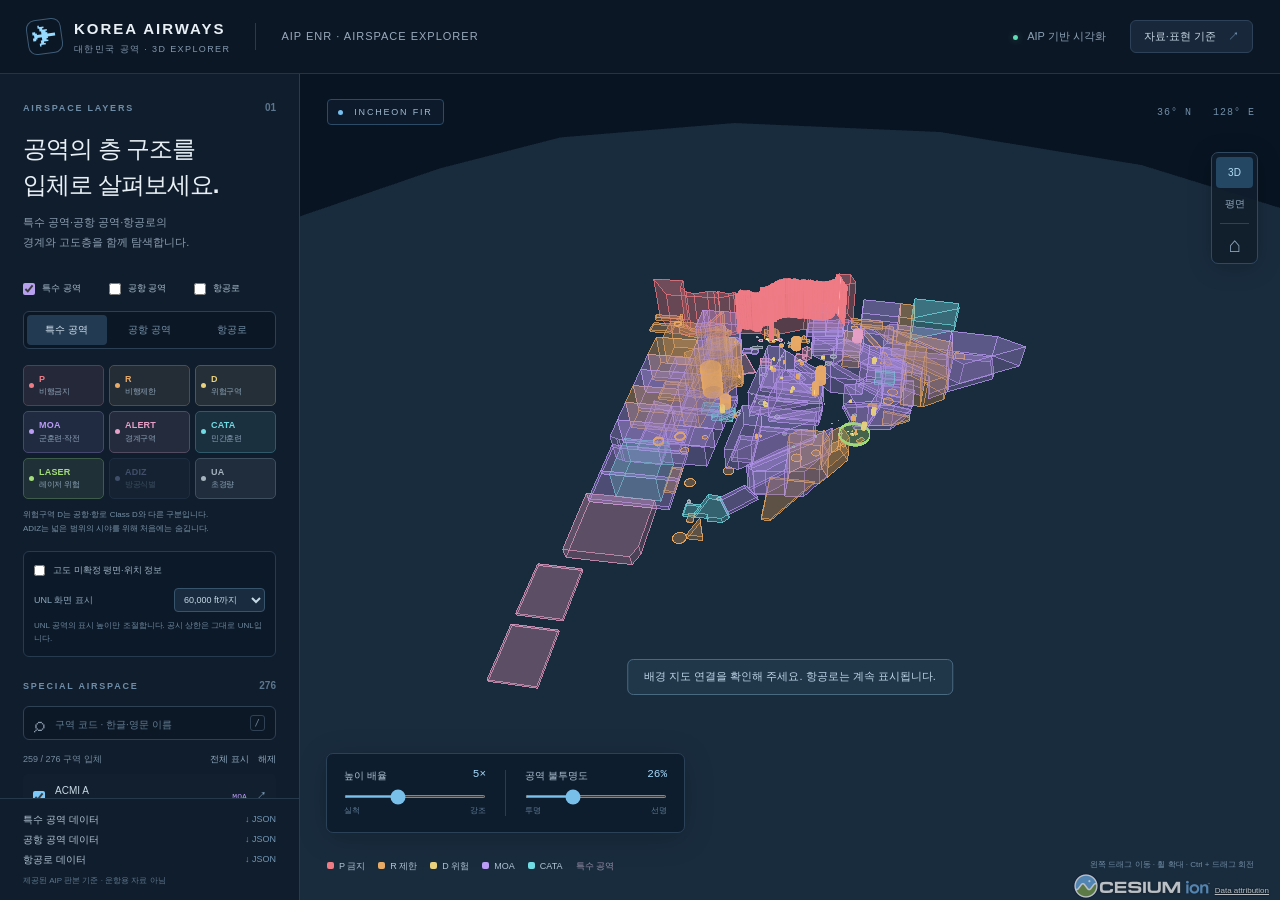
<file: index.html>
<!doctype html>
<html lang="ko">
<head>
<meta charset="utf-8"><meta name="robots" content="noindex, nofollow, noarchive"><meta name="viewport" content="width=device-width, initial-scale=1">
<meta name="theme-color" content="#09121e">
<meta name="description" content="대한민국 AIP 특수 공역·공항 Class B·C·D·항공로 Class A·D를 탐색하는 OpenStreetMap 기반 3D 지도">
<title>대한민국 공역 3D · 특수 공역과 항공로</title>
<link rel="stylesheet" href="vendor/Cesium/Widgets/widgets.css"><link rel="stylesheet" href="styles.css">
<script>window.CESIUM_BASE_URL='vendor/Cesium/';</script><script src="vendor/Cesium/Cesium.js"></script>
</head>
<body>
<header class="topbar"><button class="mobile-menu icon-btn" id="menuToggle" aria-label="공역 목록 열기">☰</button><a class="brand" href="./" aria-label="대한민국 공역 3D 홈"><span class="brand-mark">✈</span><span><strong>KOREA AIRWAYS</strong><small>대한민국 공역 · 3D EXPLORER</small></span></a><span class="header-divider"></span><span class="header-caption">AIP ENR · AIRSPACE EXPLORER</span><div class="top-right"><span class="live-label"><i></i> AIP 기반 시각화</span><button id="sourcesBtn" class="quiet-btn">자료·표현 기준 <span>↗</span></button></div></header>
<div class="workspace">
<aside id="sidebar" class="sidebar"><div class="sidebar-scroll"><div class="section-label">AIRSPACE LAYERS <span>01</span></div><h1>공역의 층 구조를<br>입체로 살펴보세요.</h1><p class="intro">특수 공역·공항 공역·항공로의<br>경계와 고도층을 함께 탐색합니다.</p>
<div class="layer-masters"><label><input id="specialMaster" type="checkbox" checked>특수 공역</label><label><input id="airportMaster" type="checkbox">공항 공역</label><label><input id="airwayMaster" type="checkbox">항공로</label></div>
<div class="layer-tabs" role="tablist" aria-label="공역 목록 선택"><button id="specialTab" class="active" role="tab" aria-selected="true" aria-controls="specialControls">특수 공역</button><button id="airportTab" role="tab" aria-selected="false" aria-controls="airportControls">공항 공역</button><button id="airwayTab" role="tab" aria-selected="false" aria-controls="airwayControls">항공로</button></div>
<section id="specialControls" role="tabpanel" aria-labelledby="specialTab">
<div class="special-category-grid"><label class="special-category" style="--category-color:#ef7b85"><input id="specialCategoryPROHIBITED" type="checkbox" checked><i></i><span><strong>P</strong><small>비행금지</small></span></label><label class="special-category" style="--category-color:#e9aa65"><input id="specialCategoryRESTRICTED" type="checkbox" checked><i></i><span><strong>R</strong><small>비행제한</small></span></label><label class="special-category" style="--category-color:#e8d07c"><input id="specialCategoryDANGER" type="checkbox" checked><i></i><span><strong>D</strong><small>위험구역</small></span></label><label class="special-category" style="--category-color:#ba9bf6"><input id="specialCategoryMOA" type="checkbox" checked><i></i><span><strong>MOA</strong><small>군훈련·작전</small></span></label><label class="special-category" style="--category-color:#e7a0c7"><input id="specialCategoryALERT" type="checkbox" checked><i></i><span><strong>ALERT</strong><small>경계구역</small></span></label><label class="special-category" style="--category-color:#71dbe3"><input id="specialCategoryCATA" type="checkbox" checked><i></i><span><strong>CATA</strong><small>민간훈련</small></span></label><label class="special-category" style="--category-color:#a4de7b"><input id="specialCategoryLASER" type="checkbox" checked><i></i><span><strong>LASER</strong><small>레이저 위험</small></span></label><label class="special-category" style="--category-color:#9caadf"><input id="specialCategoryADIZ" type="checkbox"><i></i><span><strong>ADIZ</strong><small>방공식별</small></span></label><label class="special-category" style="--category-color:#a6b3bf"><input id="specialCategoryUA" type="checkbox" checked><i></i><span><strong>UA</strong><small>초경량</small></span></label></div><p class="micro special-filter-note">위험구역 D는 공항·항로 Class D와 다른 구분입니다.<br>ADIZ는 넓은 범위의 시야를 위해 처음에는 숨깁니다.</p>
<div class="special-display-options"><label class="plan-toggle"><input id="specialPlan" type="checkbox"><span>고도 미확정 평면·위치 정보</span></label><div class="unlimited-control"><label for="unlimitedCap">UNL 화면 표시</label><select id="unlimitedCap" aria-label="상한 없는 공역의 화면 표시 높이"><option value="30000">30,000 ft까지</option><option value="60000" selected>60,000 ft까지</option><option value="100000">100,000 ft까지</option></select></div><p class="micro">UNL 공역의 표시 높이만 조절합니다. 공시 상한은 그대로 UNL입니다.</p></div>
<div class="section-label route-head">SPECIAL AIRSPACE <span id="specialCount">—</span></div><div class="search-wrap"><span>⌕</span><input id="specialSearch" type="search" placeholder="구역 코드 · 한글·영문 이름" aria-label="특수 공역 코드 또는 이름 검색"><kbd>/</kbd></div><div class="list-toolbar"><span id="visibleSpecialCount">특수 공역을 읽는 중</span><div><button id="specialAllOn">전체 표시</button><button id="specialAllOff">해제</button></div></div><div id="specialList" class="route-list special-list"></div><p class="airport-data-note">하나의 구역에 여러 고도층이 있으면 각 층과 그 사이의 빈 공간을 유지합니다. 평면·위치 항목은 별도 옵션으로 확인할 수 있습니다.</p>
</section>
<section id="airportControls" role="tabpanel" aria-labelledby="airportTab" hidden>
<div class="airport-class-controls"><label class="airport-class airport-b"><input id="airportClassB" type="checkbox" checked><i></i><strong>Class B</strong></label><label class="airport-class airport-c"><input id="airportClassC" type="checkbox" checked><i></i><strong>Class C</strong></label><label class="airport-class airport-d"><input id="airportClassD" type="checkbox" checked><i></i><strong>Class D</strong></label></div><p class="micro">공항 등급 필터 · 인천·김포 B는 연결 공역 합침</p>
<div class="section-label route-head">AIRPORT DIRECTORY <span id="airportCount">—</span></div><div class="search-wrap"><span>⌕</span><input id="airportSearch" type="search" placeholder="공항 이름 · Airport name" aria-label="공항 한글 또는 영문 이름 검색"><kbd>/</kbd></div><div class="list-toolbar"><span id="visibleAirportCount">공항 공역을 읽는 중</span><div><button id="airportsAllOn">전체 표시</button><button id="airportsAllOff">해제</button></div></div><div id="airportList" class="route-list airport-list"></div><p class="airport-data-note">자료가 부족한 공역은 목록에서 확인할 수 있으며, 확인되지 않은 입체는 생성하지 않습니다.</p>
</section><section id="airwayControls" role="tabpanel" aria-labelledby="airwayTab" hidden>
<div class="class-controls"><label class="class-card class-a"><input id="classA" type="checkbox" checked><span class="class-dot"></span><span><strong>CLASS A</strong><small>FL 200 초과 · FL 600 이하*</small></span><span class="switch"></span></label><label class="class-card class-d"><input id="classD" type="checkbox" checked><span class="class-dot"></span><span><strong>CLASS D</strong><small>구간별 MEA · FL 200 이하*</small></span><span class="switch"></span></label></div><p class="micro">* 구간별 공시 하한·상한이 우선 적용됩니다.</p>
<div class="type-controls"><label><input id="conventional" type="checkbox" checked><span>재래식 항공로</span><b>폭 반영 입체</b></label><label><input id="rnav" type="checkbox" checked><span>RNAV 항공로</span><b>모델 폭 입체</b></label></div><p class="rnav-note">사용자 모델: RNAV2 반폭 2 NM · RNAV5 반폭 5 NM. 현재 자료는 RNAV2입니다.</p>
<div class="section-label route-head">ROUTE DIRECTORY <span id="routeCount">—</span></div><div class="search-wrap"><span>⌕</span><input id="routeSearch" type="search" placeholder="항공로 · 지점 검색" aria-label="항공로 또는 지점 검색"><kbd>/</kbd></div><div class="list-toolbar"><span id="visibleCount">데이터를 읽는 중</span><div><button id="allOn">전체 표시</button><button id="allOff">해제</button></div></div><div id="routeList" class="route-list"></div></section>
</div><div class="sidebar-footer"><a href="special-airspaces.json" download>특수 공역 데이터 <span>↓ JSON</span></a><a href="airport-airspaces.json" download>공항 공역 데이터 <span>↓ JSON</span></a><a href="airways.json" download>항공로 데이터 <span>↓ JSON</span></a><p>제공된 AIP 판본 기준 · 운항용 자료 아님</p></div></aside>
<main class="map-shell"><div id="globe" aria-label="대한민국 공역 3차원 지도"></div><div id="loading" class="loading"><div class="loader-orbit"></div><strong>공역 공간을 구성하고 있습니다</strong><span>AIP 좌표 · 고도 · 수평 범위</span></div><div class="map-topline"><span class="map-chip"><i></i> INCHEON FIR</span><span class="map-coordinates" id="mapCoordinates">36° N &nbsp; 128° E</span></div><div class="camera-tools"><button class="camera-btn active" id="view3d" title="3D 입체 보기">3D</button><button class="camera-btn" id="view2d" title="위에서 보기">평면</button><span></span><button class="camera-btn" id="homeView" title="전체 공역 보기">⌂</button></div><div class="view-controls"><div class="slider-block"><label for="exaggeration">높이 배율 <output id="exaggerationValue">5×</output></label><input id="exaggeration" type="range" min="1" max="12" step="1" value="5"><div class="slider-limits"><span>실척</span><span>강조</span></div></div><div class="slider-divider"></div><div class="slider-block"><label for="opacity">공역 불투명도 <output id="opacityValue">26%</output></label><input id="opacity" type="range" min="8" max="65" step="1" value="26"><div class="slider-limits"><span>투명</span><span>선명</span></div></div></div><div class="map-bottomline"><div class="map-legend"><div id="specialLegend" class="legend-group"><span><i style="background:#ef7b85"></i>P 금지</span><span><i style="background:#e9aa65"></i>R 제한</span><span><i style="background:#e8d07c"></i>D 위험</span><span><i style="background:#ba9bf6"></i>MOA</span><span><i style="background:#71dbe3"></i>CATA</span><span class="legend-curtain">특수 공역</span></div><div id="airportLegend" class="legend-group" hidden><span><i class="b"></i>공항 B</span><span><i class="c"></i>공항 C</span><span><i class="airport-d"></i>공항 D</span></div><div id="airwayLegend" class="legend-group" hidden><span><i class="a"></i>항로 A</span><span><i class="d"></i>항로 D</span><span class="legend-curtain">RNAV2 ±2 NM · RNAV5 ±5 NM (모델)</span></div></div><div class="interaction-hint">왼쪽 드래그 이동 · 휠 확대 · Ctrl + 드래그 회전</div></div><div id="toast" role="status" class="toast"></div>
<section class="detail-panel" id="detailPanel" hidden aria-label="선택한 항공로 구간"><div class="detail-heading"><div><span class="eyebrow" id="detailType">CONVENTIONAL ROUTE</span><h2 id="detailRoute">A582</h2></div><button id="closeDetail" class="icon-btn" aria-label="구간 정보 닫기">×</button></div><div class="segment-points"><strong id="detailFrom"></strong><span>→</span><strong id="detailTo"></strong></div><div class="detail-stat"><span>항공로 전체 폭</span><strong id="detailWidth"></strong></div><div id="detailWidthSource" class="detail-date"></div><div id="bandDetails" class="band-details"></div><div id="detailNotes" class="detail-notes"></div><div id="detailDate" class="detail-date"></div><div class="source-row"><span id="detailPage"></span><a id="detailSource" href="#" target="_blank" rel="noopener">AIP 원문 ↗</a></div><button class="profile-toggle" id="profileToggle">항공로 고도 단면 보기 <span>↗</span></button></section>
<section class="detail-panel airport-detail" id="airportDetailPanel" hidden aria-label="선택한 공항 공역"><div class="detail-heading"><div><span class="eyebrow" id="airportDetailType">AIRPORT AIRSPACE</span><h2 id="airportDetailName"></h2><span id="airportDetailEnglish" class="airport-detail-english"></span></div><button id="closeAirportDetail" class="icon-btn" aria-label="공항 공역 정보 닫기">×</button></div><label class="feature-select-label" for="airportFeatureSelect">공역 층 선택</label><select id="airportFeatureSelect" aria-label="공항 공역 층 선택"></select><div id="airportBandDetails" class="band-details"></div><div id="airportDatumNote" class="detail-date"></div><div id="airportDetailNotes" class="detail-notes"></div><div id="airportDetailDate" class="detail-date"></div><div class="source-row"><span id="airportDetailPage"></span><a id="airportDetailSource" href="sources/enr21.pdf" target="_blank" rel="noopener">AIP 원문 ↗</a></div></section>
<section class="detail-panel airport-detail special-detail" id="specialDetailPanel" hidden aria-label="선택한 특수 공역"><div class="detail-heading"><div><span class="eyebrow" id="specialDetailType">SPECIAL AIRSPACE</span><h2 id="specialDetailCode"></h2><span id="specialDetailName" class="airport-detail-english"></span></div><button id="closeSpecialDetail" class="icon-btn" aria-label="특수 공역 정보 닫기">×</button></div><label class="feature-select-label" for="specialFeatureSelect">공역 고도층 선택</label><select id="specialFeatureSelect" aria-label="특수 공역 고도층 선택"></select><div id="specialBandDetails" class="band-details"></div><p id="specialCapNote" class="special-cap-note"></p><div id="specialDatumNote" class="detail-date"></div><div id="specialDetailNotes" class="detail-notes"></div><div id="specialGeometrySource" class="detail-date"></div><div id="specialDetailDate" class="detail-date"></div><div class="source-row"><span id="specialDetailPage"></span><a id="specialDetailSource" href="#" target="_blank" rel="noopener">AIP 원문 ↗</a></div></section>
<section id="profilePanel" class="profile-panel" hidden aria-label="항공로 고도 단면"><div class="profile-heading"><span><strong id="profileTitle">항공로 수직 단면</strong><small>거리·수직 범위 · 높이 배율 미적용</small></span><button id="closeProfile" class="icon-btn" aria-label="고도 단면 닫기">×</button></div><div id="profileChart" class="profile-chart"></div></section>
</main></div>
<dialog id="sourcesDialog"><div class="dialog-top"><span class="eyebrow">DATA & METHODOLOGY</span><button id="closeSources" class="icon-btn" aria-label="자료 안내 닫기">×</button></div><h2>자료와 표현 기준</h2><p>사용자가 제공한 대한민국 AIP ENR 2.1·2.2·3.1·3.2·5.1·5.2·5.3·5.5와 airspace_final.js의 경계 자료를 사용합니다. 재래식 항공로는 AIP 공시 폭을, RNAV는 사용자가 지정한 모델 폭을 적용했습니다. 원문 구간 제한은 선택 패널에서 확인할 수 있습니다.</p><div class="source-downloads"><a href="sources/enr51.pdf" target="_blank" rel="noopener"><b>ENR 5.1</b><span>비행금지·제한·위험 ↗</span></a><a href="sources/enr52.pdf" target="_blank" rel="noopener"><b>ENR 5.2</b><span>군훈련·경계 공역 ↗</span></a><a href="sources/enr53.pdf" target="_blank" rel="noopener"><b>ENR 5.3</b><span>민간훈련·레이저 ↗</span></a><a href="sources/enr55.pdf" target="_blank" rel="noopener"><b>ENR 5.5</b><span>초경량 UA 구역 ↗</span></a><a href="sources/airspace_final.js" download><b>경계 JS</b><span>제공된 원본 내려받기 ↓</span></a><a href="sources/enr21.pdf" target="_blank" rel="noopener"><b>ENR 2.1</b><span>공항 공역 원문 ↗</span></a><a href="sources/enr22.pdf" target="_blank" rel="noopener"><b>ENR 2.2</b><span>제주 Class B 원문 ↗</span></a><a href="sources/enr31.pdf" target="_blank" rel="noopener"><b>ENR 3.1</b><span>재래식 항공로 원문 ↗</span></a><a href="sources/enr32.pdf" target="_blank" rel="noopener"><b>ENR 3.2</b><span>RNAV 항공로 원문 ↗</span></a></div><ul><li><b>특수 공역:</b> ENR 5.1의 P·R·위험구역 D, ENR 5.2의 MOA·ACMI·공중급유·HTA·경계구역·ADIZ, ENR 5.3의 CATA·레이저 위험 구역을 구분합니다. 위험구역 D는 ATS Class D가 아닙니다. 초경량 UA는 ENR 5.5의 경계·고도를 적용합니다. 대응 자료가 불완전한 나머지 항목은 평면·위치 정보로 남깁니다.</li><li><b>특수 공역 경계·고도:</b> 제공된 JS의 수평 경계를 AIP 구역 코드와 대조하고, AIP에 공시된 좌표·반경의 수정이 필요한 곳은 원문 범위를 적용했습니다. 고도는 각 PDF의 수직한계를 사용하며, 여러 고도층과 그 사이의 빈 공간을 유지합니다. 선택 패널에서 경계 출처와 보정 내용을 확인할 수 있습니다.</li><li><b>UNL:</b> 상한 없는 공역은 원문 상한을 UNL로 보존합니다. 화면에는 선택한 30,000·60,000·100,000 ft까지 입체를 그립니다. 이 설정은 공시 상한을 바꾸지 않으며, FL 800처럼 수치가 있는 상한은 자르지 않습니다.</li><li><b>자료 판본:</b> 특수 공역 ENR 자료에는 2014~2025년의 서로 다른 판본이 포함되어 있습니다. 각 구역의 페이지 날짜를 보존하며, 2026-07-23 항공도는 기존 공항 공역 대조와 A8·A9A·A9B·MOA29의 고도 보완에 사용합니다.</li><li><b>공항 공역:</b> ENR 2.1·2.2의 Class B·C·D 공항 공역만 별도 색상으로 표시합니다. 다각형 내부의 제외 구역과 여러 조각의 경계를 보존합니다. 혼합 등급의 TMA 전체를 공항 등급으로 채우지 않습니다.</li><li><b>연결 공역 합침:</b> 인천·김포 Class B는 하한 고도별로 합쳐 표시합니다. 두 공항의 원문 경계와 고도는 보존하며, 하나만 선택하면 해당 공항 범위만 표시합니다. 다른 공항 공역의 기존 경계와 고도는 유지합니다. 연결 관계는 새로 제공된 2026년 7월 23일 항공도로 확인했습니다.</li><li><b>제주·속초:</b> 제주 B는 ENR 2.2-1에 공시된 비대칭 경계와 고도층을 사용합니다. 양양은 반경 5 NM 전체 원형을 유지하며, 속초에서 양양과 겹치는 부분만 제외해 중첩부를 양양에 배정합니다. 반경과 고도는 ENR 2.1 기준을 유지하고, P518 방향은 추가로 잘라내지 않은 사용자 지정 표시 모델입니다. 업로드한 AIP 판본의 날짜를 보존합니다.</li><li><b>공항 고도 기준:</b> GND·SFC·AGL는 지형 미반영 명목높이로 표시합니다. AGL에 지형 높이를 더한 실제 MSL 고도로 변환한 것이 아닙니다. 원문 기준은 선택 패널에 표시합니다.</li><li><b>항공로 폭:</b> ENR 3.1의 Lateral limits는 전체 폭으로 적용하며 중심선 양쪽에 절반씩 배분합니다. 구간별 폭 변화를 반영합니다.</li><li><b>RNAV 모델 폭:</b> 사용자 지정 규칙에 따라 RNAV2는 중심선 좌우 2 NM씩(전체 4 NM), RNAV5는 좌우 5 NM씩(전체 10 NM) 입체로 표시합니다. 현재 업로드 자료의 RNAV 36개 항공로는 모두 RNAV2입니다. 이 폭은 AIP에 공시된 항공로 폭과 구분되는 사용자 모델이며, RNAV 항법 정확도가 법적 공역 폭을 자동으로 정한다는 의미는 아닙니다. 폭이 지정되지 않은 구간만 중심선 수직 단면으로 표시합니다.</li><li><b>고도:</b> MEA를 하한으로 사용합니다. 괄호 안 MOCA는 항공로 하한을 대체하지 않습니다. FL은 기압고도이며 시각화에서는 100 ft 단위의 명목 고도를 미터로 환산합니다. 실제 대기·기압 조건에 따른 기하학적 고도와는 다릅니다.</li><li><b>등급:</b> 항공로는 원문에 공시된 A·D 구간을, 공항 공역은 B·C·D로 명시된 부분을 표시합니다. Class G 및 공시되지 않은 공간은 3D 부피에서 제외합니다. 높이 배율은 시각적 강조이며 원문 수치는 바뀌지 않습니다.</li><li><b>형상:</b> WGS84 좌표에서 구간 중심선과 수직 방향의 좌우 경계로 입체를 구성한 시각화입니다. 지형은 타원체이며 공시 공역 경계의 법적 해석을 대신하지 않습니다.</li></ul><p><a href="sources/seoul-merge-reference.png" target="_blank" rel="noopener" style="color:#a5d5f5">서울권 항공도 대조 이미지 ↗</a> · <a href="sources/enroute-main-2026-07-23.pdf" target="_blank" rel="noopener" style="color:#a5d5f5">항공도 원문 ↗</a> · 항공정보 기준일 2026-07-23</p><div id="datasetSummary" class="dataset-summary"></div><div class="airport-issues"><h3>특수 공역 자료 안내</h3><p><a href="sources/remaining-data.html" target="_blank" rel="noopener" style="color:#a5d5f5">추가 자료가 필요한 16개 항목과 필요 자료 ↗</a></p><ul id="specialIssues"></ul></div><div class="airport-issues"><h3>공항 자료·표시 모델 안내</h3><ul id="airportIssues"></ul></div><p><a href="https://github.com/pwb1213/korea-airspace-3d/archive/refs/heads/main.zip" download style="color:#a5d5f5">소스 ZIP 내려받기 ↓</a> · <a href="airways.json" download style="color:#a5d5f5">항공로 JSON ↓</a> · <a href="airport-airspaces.json" download style="color:#a5d5f5">공항 공역 JSON ↓</a> · <a href="special-airspaces.json" download style="color:#a5d5f5">특수 공역 JSON ↓</a></p><p class="dialog-note">본 지도는 제공된 AIP 판본을 설명하기 위한 시각화입니다. 최신 AIP·NOTAM을 대신하는 운항용 항공도는 아닙니다.</p></dialog>
<script src="app.js"></script></body></html>
</file>
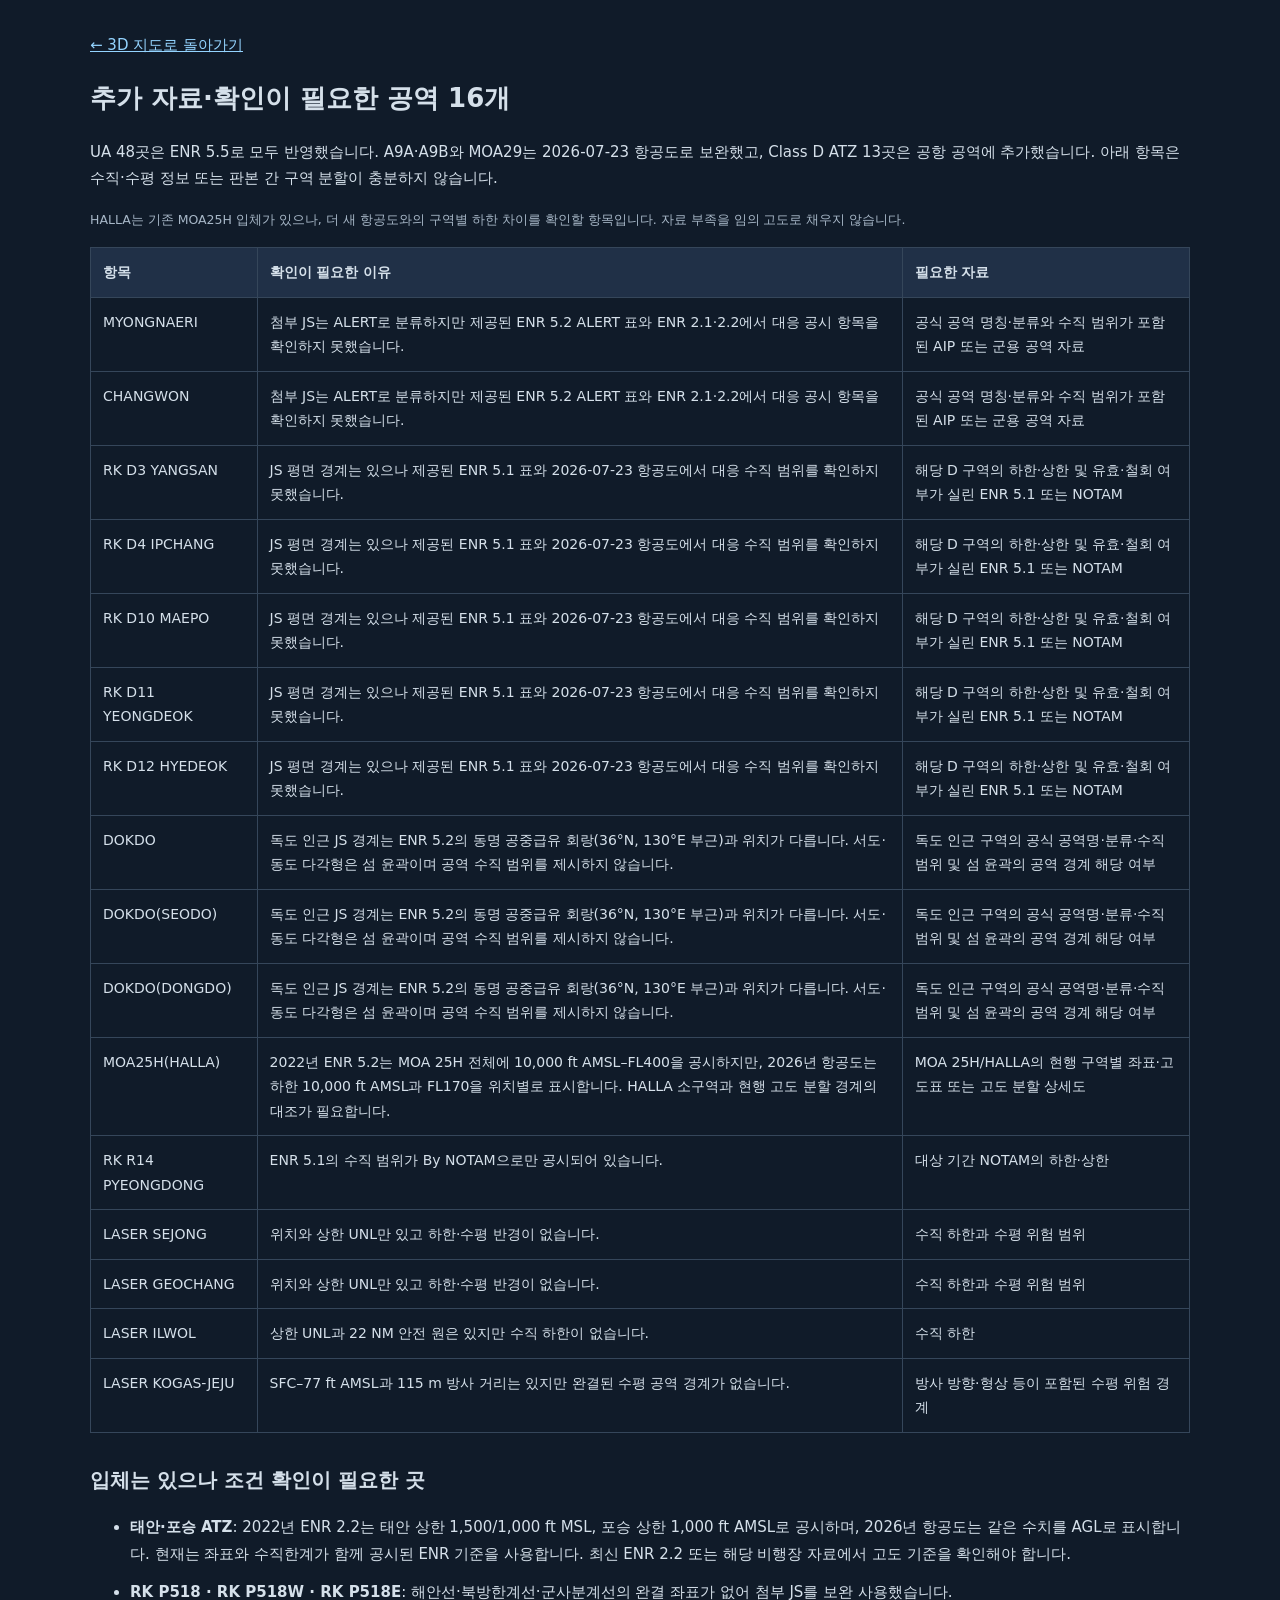
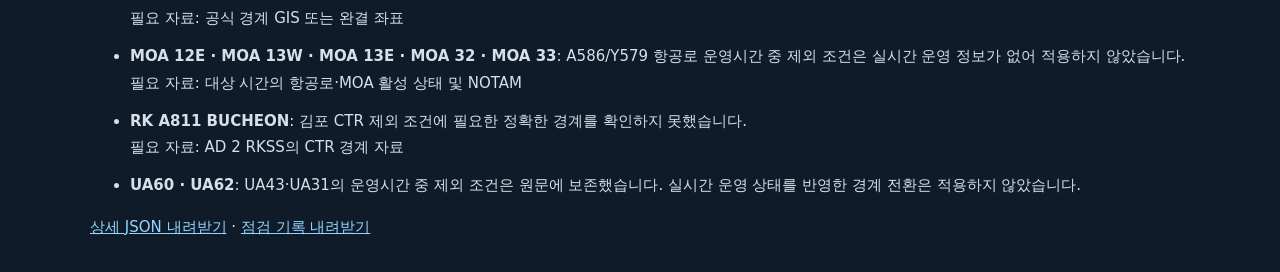
<file: sources/remaining-data.html>
<!doctype html><html lang="ko"><meta charset="utf-8"><meta name="robots" content="noindex, nofollow, noarchive"><meta name="viewport" content="width=device-width,initial-scale=1"><title>추가 자료가 필요한 공역</title><style>body{max-width:1100px;margin:32px auto;padding:0 20px;font:15px/1.75 system-ui,sans-serif;background:#101b29;color:#d5e0ea}a{color:#94d4ff}h1{font-size:26px}h2{font-size:20px;margin-top:30px}table{border-collapse:collapse;width:100%;font-size:14px}td,th{padding:12px;text-align:left;border:1px solid #35465a;vertical-align:top}th{background:#203047}td:first-child{min-width:130px}li{margin-bottom:12px}.scroll{overflow-x:auto}small{color:#a7b7c7}</style><a href="../">← 3D 지도로 돌아가기</a><h1>추가 자료·확인이 필요한 공역 16개</h1><p>UA 48곳은 ENR 5.5로 모두 반영했습니다. A9A·A9B와 MOA29는 2026-07-23 항공도로 보완했고, Class D ATZ 13곳은 공항 공역에 추가했습니다. 아래 항목은 수직·수평 정보 또는 판본 간 구역 분할이 충분하지 않습니다.</p><p><small>HALLA는 기존 MOA25H 입체가 있으나, 더 새 항공도와의 구역별 하한 차이를 확인할 항목입니다. 자료 부족을 임의 고도로 채우지 않습니다.</small></p><div class="scroll"><table><thead><tr><th>항목</th><th>확인이 필요한 이유</th><th>필요한 자료</th></tr></thead><tbody><tr><td>MYONGNAERI</td><td>첨부 JS는 ALERT로 분류하지만 제공된 ENR 5.2 ALERT 표와 ENR 2.1·2.2에서 대응 공시 항목을 확인하지 못했습니다.</td><td>공식 공역 명칭·분류와 수직 범위가 포함된 AIP 또는 군용 공역 자료</td></tr><tr><td>CHANGWON</td><td>첨부 JS는 ALERT로 분류하지만 제공된 ENR 5.2 ALERT 표와 ENR 2.1·2.2에서 대응 공시 항목을 확인하지 못했습니다.</td><td>공식 공역 명칭·분류와 수직 범위가 포함된 AIP 또는 군용 공역 자료</td></tr><tr><td>RK D3 YANGSAN</td><td>JS 평면 경계는 있으나 제공된 ENR 5.1 표와 2026-07-23 항공도에서 대응 수직 범위를 확인하지 못했습니다.</td><td>해당 D 구역의 하한·상한 및 유효·철회 여부가 실린 ENR 5.1 또는 NOTAM</td></tr><tr><td>RK D4 IPCHANG</td><td>JS 평면 경계는 있으나 제공된 ENR 5.1 표와 2026-07-23 항공도에서 대응 수직 범위를 확인하지 못했습니다.</td><td>해당 D 구역의 하한·상한 및 유효·철회 여부가 실린 ENR 5.1 또는 NOTAM</td></tr><tr><td>RK D10 MAEPO</td><td>JS 평면 경계는 있으나 제공된 ENR 5.1 표와 2026-07-23 항공도에서 대응 수직 범위를 확인하지 못했습니다.</td><td>해당 D 구역의 하한·상한 및 유효·철회 여부가 실린 ENR 5.1 또는 NOTAM</td></tr><tr><td>RK D11 YEONGDEOK</td><td>JS 평면 경계는 있으나 제공된 ENR 5.1 표와 2026-07-23 항공도에서 대응 수직 범위를 확인하지 못했습니다.</td><td>해당 D 구역의 하한·상한 및 유효·철회 여부가 실린 ENR 5.1 또는 NOTAM</td></tr><tr><td>RK D12 HYEDEOK</td><td>JS 평면 경계는 있으나 제공된 ENR 5.1 표와 2026-07-23 항공도에서 대응 수직 범위를 확인하지 못했습니다.</td><td>해당 D 구역의 하한·상한 및 유효·철회 여부가 실린 ENR 5.1 또는 NOTAM</td></tr><tr><td>DOKDO</td><td>독도 인근 JS 경계는 ENR 5.2의 동명 공중급유 회랑(36°N, 130°E 부근)과 위치가 다릅니다. 서도·동도 다각형은 섬 윤곽이며 공역 수직 범위를 제시하지 않습니다.</td><td>독도 인근 구역의 공식 공역명·분류·수직 범위 및 섬 윤곽의 공역 경계 해당 여부</td></tr><tr><td>DOKDO(SEODO)</td><td>독도 인근 JS 경계는 ENR 5.2의 동명 공중급유 회랑(36°N, 130°E 부근)과 위치가 다릅니다. 서도·동도 다각형은 섬 윤곽이며 공역 수직 범위를 제시하지 않습니다.</td><td>독도 인근 구역의 공식 공역명·분류·수직 범위 및 섬 윤곽의 공역 경계 해당 여부</td></tr><tr><td>DOKDO(DONGDO)</td><td>독도 인근 JS 경계는 ENR 5.2의 동명 공중급유 회랑(36°N, 130°E 부근)과 위치가 다릅니다. 서도·동도 다각형은 섬 윤곽이며 공역 수직 범위를 제시하지 않습니다.</td><td>독도 인근 구역의 공식 공역명·분류·수직 범위 및 섬 윤곽의 공역 경계 해당 여부</td></tr><tr><td>MOA25H(HALLA)</td><td>2022년 ENR 5.2는 MOA 25H 전체에 10,000 ft AMSL–FL400을 공시하지만, 2026년 항공도는 하한 10,000 ft AMSL과 FL170을 위치별로 표시합니다. HALLA 소구역과 현행 고도 분할 경계의 대조가 필요합니다.</td><td>MOA 25H/HALLA의 현행 구역별 좌표·고도표 또는 고도 분할 상세도</td></tr><tr><td>RK R14 PYEONGDONG</td><td>ENR 5.1의 수직 범위가 By NOTAM으로만 공시되어 있습니다.</td><td>대상 기간 NOTAM의 하한·상한</td></tr><tr><td>LASER SEJONG</td><td>위치와 상한 UNL만 있고 하한·수평 반경이 없습니다.</td><td>수직 하한과 수평 위험 범위</td></tr><tr><td>LASER GEOCHANG</td><td>위치와 상한 UNL만 있고 하한·수평 반경이 없습니다.</td><td>수직 하한과 수평 위험 범위</td></tr><tr><td>LASER ILWOL</td><td>상한 UNL과 22 NM 안전 원은 있지만 수직 하한이 없습니다.</td><td>수직 하한</td></tr><tr><td>LASER KOGAS-JEJU</td><td>SFC–77 ft AMSL과 115 m 방사 거리는 있지만 완결된 수평 공역 경계가 없습니다.</td><td>방사 방향·형상 등이 포함된 수평 위험 경계</td></tr></tbody></table></div><h2>입체는 있으나 조건 확인이 필요한 곳</h2><ul><li><b>태안·포승 ATZ</b>: 2022년 ENR 2.2는 태안 상한 1,500/1,000 ft MSL, 포승 상한 1,000 ft AMSL로 공시하며, 2026년 항공도는 같은 수치를 AGL로 표시합니다. 현재는 좌표와 수직한계가 함께 공시된 ENR 기준을 사용합니다. 최신 ENR 2.2 또는 해당 비행장 자료에서 고도 기준을 확인해야 합니다.</li><li><b>RK P518 · RK P518W · RK P518E</b>: 해안선·북방한계선·군사분계선의 완결 좌표가 없어 첨부 JS를 보완 사용했습니다.<br>필요 자료: 공식 경계 GIS 또는 완결 좌표</li><li><b>MOA 12E · MOA 13W · MOA 13E · MOA 32 · MOA 33</b>: A586/Y579 항공로 운영시간 중 제외 조건은 실시간 운영 정보가 없어 적용하지 않았습니다.<br>필요 자료: 대상 시간의 항공로·MOA 활성 상태 및 NOTAM</li><li><b>RK A811 BUCHEON</b>: 김포 CTR 제외 조건에 필요한 정확한 경계를 확인하지 못했습니다.<br>필요 자료: AD 2 RKSS의 CTR 경계 자료</li><li><b>UA60 · UA62</b>: UA43·UA31의 운영시간 중 제외 조건은 원문에 보존했습니다. 실시간 운영 상태를 반영한 경계 전환은 적용하지 않았습니다.</li></ul><p><a href="remaining-data.json" download>상세 JSON 내려받기</a> · <a href="remaining-data.md" download>점검 기록 내려받기</a></p></html>
</file>
<file: vendor/Cesium/Widgets/widgets.css>
/* packages/widgets/Source/shared.css */
.cesium-svgPath-svg {
  position: absolute;
  top: 0;
  left: 0;
  width: 100%;
  height: 100%;
  overflow: hidden;
}
.cesium-button {
  display: inline-block;
  position: relative;
  background: #303336;
  border: 1px solid #444;
  color: #edffff;
  fill: #edffff;
  border-radius: 4px;
  padding: 5px 12px;
  margin: 2px 3px;
  cursor: pointer;
  overflow: hidden;
  -moz-user-select: none;
  -webkit-user-select: none;
  -ms-user-select: none;
  user-select: none;
}
.cesium-button:focus {
  color: #fff;
  fill: #fff;
  border-color: #ea4;
  outline: none;
}
.cesium-button:hover {
  color: #fff;
  fill: #fff;
  background: #48b;
  border-color: #aef;
  box-shadow: 0 0 8px #fff;
}
.cesium-button:active {
  color: #000;
  fill: #000;
  background: #adf;
  border-color: #fff;
  box-shadow: 0 0 8px #fff;
}
.cesium-button:disabled,
.cesium-button-disabled,
.cesium-button-disabled:focus,
.cesium-button-disabled:hover,
.cesium-button-disabled:active {
  background: #303336;
  border-color: #444;
  color: #646464;
  fill: #646464;
  box-shadow: none;
  cursor: default;
}
.cesium-button option {
  background-color: #000;
  color: #eee;
}
.cesium-button option:disabled {
  color: #777;
}
.cesium-button input,
.cesium-button label {
  cursor: pointer;
}
.cesium-button input {
  vertical-align: sub;
}
.cesium-toolbar-button {
  box-sizing: border-box;
  width: 32px;
  height: 32px;
  border-radius: 14%;
  padding: 0;
  vertical-align: middle;
  z-index: 0;
}
.cesium-performanceDisplay-defaultContainer {
  position: absolute;
  top: 50px;
  right: 10px;
  text-align: right;
}
.cesium-performanceDisplay {
  background-color: rgba(40, 40, 40, 0.7);
  padding: 7px;
  border-radius: 5px;
  border: 1px solid #444;
  font: bold 12px sans-serif;
}
.cesium-performanceDisplay-fps {
  color: #e52;
}
.cesium-performanceDisplay-throttled {
  color: #a42;
}
.cesium-performanceDisplay-ms {
  color: #de3;
}

/* packages/widgets/Source/Animation/Animation.css */
.cesium-animation-theme {
  visibility: hidden;
  display: block;
  position: absolute;
  z-index: -100;
}
.cesium-animation-themeNormal {
  color: #222;
}
.cesium-animation-themeHover {
  color: #4488b0;
}
.cesium-animation-themeSelect {
  color: #242;
}
.cesium-animation-themeDisabled {
  color: #333;
}
.cesium-animation-themeKnob {
  color: #222;
}
.cesium-animation-themePointer {
  color: #2e2;
}
.cesium-animation-themeSwoosh {
  color: #8ac;
}
.cesium-animation-themeSwooshHover {
  color: #aef;
}
.cesium-animation-svgText {
  fill: #edffff;
  font-family: Sans-Serif;
  font-size: 15px;
  text-anchor: middle;
}
.cesium-animation-blank {
  fill: #000;
  fill-opacity: 0.01;
  stroke: none;
}
.cesium-animation-rectButton {
  cursor: pointer;
  -moz-user-select: none;
  -webkit-user-select: none;
  -ms-user-select: none;
  user-select: none;
}
.cesium-animation-rectButton .cesium-animation-buttonGlow {
  fill: #fff;
  stroke: none;
  display: none;
}
.cesium-animation-rectButton:hover .cesium-animation-buttonGlow {
  display: block;
}
.cesium-animation-rectButton .cesium-animation-buttonPath {
  fill: #edffff;
}
.cesium-animation-rectButton .cesium-animation-buttonMain {
  stroke: #444;
  stroke-width: 1.2;
}
.cesium-animation-rectButton:hover .cesium-animation-buttonMain {
  stroke: #aef;
}
.cesium-animation-rectButton:active .cesium-animation-buttonMain {
  fill: #abd6ff;
}
.cesium-animation-buttonDisabled {
  -moz-user-select: none;
  -webkit-user-select: none;
  -ms-user-select: none;
  user-select: none;
}
.cesium-animation-buttonDisabled .cesium-animation-buttonMain {
  stroke: #555;
}
.cesium-animation-buttonDisabled .cesium-animation-buttonPath {
  fill: #818181;
}
.cesium-animation-buttonDisabled .cesium-animation-buttonGlow {
  display: none;
}
.cesium-animation-buttonToggled .cesium-animation-buttonGlow {
  display: block;
  fill: #2e2;
}
.cesium-animation-buttonToggled .cesium-animation-buttonMain {
  stroke: #2e2;
}
.cesium-animation-buttonToggled:hover .cesium-animation-buttonGlow {
  fill: #fff;
}
.cesium-animation-buttonToggled:hover .cesium-animation-buttonMain {
  stroke: #2e2;
}
.cesium-animation-shuttleRingG {
  cursor: pointer;
}
.cesium-animation-shuttleRingPointer {
  cursor: pointer;
}
.cesium-animation-shuttleRingPausePointer {
  cursor: pointer;
}
.cesium-animation-shuttleRingBack {
  fill: #181818;
  fill-opacity: 0.8;
  stroke: #333;
  stroke-width: 1.2;
}
.cesium-animation-shuttleRingSwoosh line {
  stroke: #8ac;
  stroke-width: 3;
  stroke-opacity: 0.2;
  stroke-linecap: round;
}
.cesium-animation-knobOuter {
  cursor: pointer;
  stroke: #444;
  stroke-width: 1.2;
}
.cesium-animation-knobInner {
  cursor: pointer;
}

/* packages/widgets/Source/BaseLayerPicker/BaseLayerPicker.css */
.cesium-baseLayerPicker-selected {
  position: absolute;
  top: 0;
  left: 0;
  width: 100%;
  height: 100%;
  border: none;
}
.cesium-baseLayerPicker-dropDown {
  display: block;
  position: absolute;
  box-sizing: content-box;
  top: auto;
  right: 0;
  width: 320px;
  max-height: 500px;
  margin-top: 5px;
  background-color: rgba(38, 38, 38, 0.75);
  border: 1px solid #444;
  padding: 6px;
  overflow: auto;
  border-radius: 10px;
  -moz-user-select: none;
  -webkit-user-select: none;
  -ms-user-select: none;
  user-select: none;
  transform: translate(0, -20%);
  visibility: hidden;
  opacity: 0;
  transition:
    visibility 0s 0.2s,
    opacity 0.2s ease-in,
    transform 0.2s ease-in;
}
.cesium-baseLayerPicker-dropDown-visible {
  transform: translate(0, 0);
  visibility: visible;
  opacity: 1;
  transition: opacity 0.2s ease-out, transform 0.2s ease-out;
}
.cesium-baseLayerPicker-sectionTitle {
  display: block;
  font-family: sans-serif;
  font-size: 16pt;
  text-align: left;
  color: #edffff;
  margin-bottom: 4px;
}
.cesium-baseLayerPicker-choices {
  margin-bottom: 5px;
}
.cesium-baseLayerPicker-categoryTitle {
  color: #edffff;
  font-size: 11pt;
}
.cesium-baseLayerPicker-choices {
  display: block;
  border: 1px solid #888;
  border-radius: 5px;
  padding: 5px 0;
}
.cesium-baseLayerPicker-item {
  display: inline-block;
  vertical-align: top;
  margin: 2px 5px;
  width: 64px;
  text-align: center;
  cursor: pointer;
}
.cesium-baseLayerPicker-itemLabel {
  display: block;
  font-family: sans-serif;
  font-size: 8pt;
  text-align: center;
  vertical-align: middle;
  color: #edffff;
  cursor: pointer;
  word-wrap: break-word;
}
.cesium-baseLayerPicker-item:hover .cesium-baseLayerPicker-itemLabel,
.cesium-baseLayerPicker-item:focus .cesium-baseLayerPicker-itemLabel {
  text-decoration: underline;
}
.cesium-baseLayerPicker-itemIcon {
  display: inline-block;
  position: relative;
  width: inherit;
  height: auto;
  background-size: 100% 100%;
  border: solid 1px #444;
  border-radius: 9px;
  color: #edffff;
  margin: 0;
  padding: 0;
  cursor: pointer;
  box-sizing: border-box;
}
.cesium-baseLayerPicker-item:hover .cesium-baseLayerPicker-itemIcon {
  border-color: #fff;
  box-shadow: 0 0 8px #fff, 0 0 8px #fff;
}
.cesium-baseLayerPicker-selectedItem .cesium-baseLayerPicker-itemLabel {
  color: rgb(189, 236, 248);
}
.cesium-baseLayerPicker-selectedItem .cesium-baseLayerPicker-itemIcon {
  border: double 4px rgb(189, 236, 248);
}

/* packages/engine/Source/Widget/CesiumWidget.css */
.cesium-widget {
  font-family: sans-serif;
  font-size: 16px;
  overflow: hidden;
  display: block;
  position: relative;
  top: 0;
  left: 0;
  width: 100%;
  height: 100%;
}
.cesium-widget,
.cesium-widget canvas {
  width: 100%;
  height: 100%;
  touch-action: none;
}
.cesium-widget-credits {
  display: block;
  position: absolute;
  bottom: 0;
  left: 0;
  color: #fff;
  font-size: 10px;
  text-shadow: 0px 0px 2px #000000;
  padding-right: 5px;
}
.cesium-widget-errorPanel {
  position: absolute;
  top: 0;
  right: 0;
  bottom: 0;
  left: 0;
  text-align: center;
  background: rgba(0, 0, 0, 0.7);
  z-index: 99999;
}
.cesium-widget-errorPanel:before {
  display: inline-block;
  vertical-align: middle;
  height: 100%;
  content: "";
}
.cesium-widget-errorPanel-content {
  width: 75%;
  max-width: 500px;
  display: inline-block;
  text-align: left;
  vertical-align: middle;
  border: 1px solid #510c00;
  border-radius: 7px;
  background-color: #f0d9d5;
  font-size: 14px;
  color: #510c00;
}
.cesium-widget-errorPanel-content.expanded {
  max-width: 75%;
}
.cesium-widget-errorPanel-header {
  font-size: 18px;
  font-family:
    "Open Sans",
    Verdana,
    Geneva,
    sans-serif;
  background: #d69d93;
  border-bottom: 2px solid #510c00;
  padding-bottom: 10px;
  border-radius: 3px 3px 0 0;
  padding: 15px;
}
.cesium-widget-errorPanel-scroll {
  overflow: auto;
  font-family:
    "Open Sans",
    Verdana,
    Geneva,
    sans-serif;
  white-space: pre-wrap;
  padding: 0 15px;
  margin: 10px 0 20px 0;
}
.cesium-widget-errorPanel-buttonPanel {
  padding: 0 15px;
  margin: 10px 0 20px 0;
  text-align: right;
}
.cesium-widget-errorPanel-buttonPanel button {
  border-color: #510c00;
  background: #d69d93;
  color: #202020;
  margin: 0;
}
.cesium-widget-errorPanel-buttonPanel button:focus {
  border-color: #510c00;
  background: #f0d9d5;
  color: #510c00;
}
.cesium-widget-errorPanel-buttonPanel button:hover {
  border-color: #510c00;
  background: #f0d9d5;
  color: #510c00;
}
.cesium-widget-errorPanel-buttonPanel button:active {
  border-color: #510c00;
  background: #b17b72;
  color: #510c00;
}
.cesium-widget-errorPanel-more-details {
  text-decoration: underline;
  cursor: pointer;
}
.cesium-widget-errorPanel-more-details:hover {
  color: #2b0700;
}

/* packages/widgets/Source/CesiumInspector/CesiumInspector.css */
.cesium-cesiumInspector {
  border-radius: 5px;
  transition: width ease-in-out 0.25s;
  background: rgba(48, 51, 54, 0.8);
  border: 1px solid #444;
  color: #edffff;
  display: inline-block;
  position: relative;
  padding: 4px 12px;
  -moz-user-select: none;
  -webkit-user-select: none;
  -ms-user-select: none;
  user-select: none;
  overflow: hidden;
}
.cesium-cesiumInspector-button {
  text-align: center;
  font-size: 11pt;
}
.cesium-cesiumInspector-visible .cesium-cesiumInspector-button {
  border-bottom: 1px solid #aaa;
  padding-bottom: 3px;
}
.cesium-cesiumInspector input:enabled,
.cesium-cesiumInspector-button {
  cursor: pointer;
}
.cesium-cesiumInspector-visible {
  width: 185px;
  height: auto;
}
.cesium-cesiumInspector-hidden {
  width: 122px;
  height: 17px;
}
.cesium-cesiumInspector-sectionContent {
  max-height: 600px;
}
.cesium-cesiumInspector-section-collapsed .cesium-cesiumInspector-sectionContent {
  max-height: 0;
  padding: 0 !important;
  overflow: hidden;
}
.cesium-cesiumInspector-dropDown {
  margin: 5px 0;
  font-family: sans-serif;
  font-size: 10pt;
  width: 185px;
}
.cesium-cesiumInspector-frustumStatistics {
  padding-left: 10px;
  padding: 5px;
  background-color: rgba(80, 80, 80, 0.75);
}
.cesium-cesiumInspector-pickButton {
  background-color: rgba(0, 0, 0, 0.3);
  border: 1px solid #444;
  color: #edffff;
  border-radius: 5px;
  padding: 3px 7px;
  cursor: pointer;
  -moz-user-select: none;
  -webkit-user-select: none;
  -ms-user-select: none;
  user-select: none;
  margin: 0 auto;
}
.cesium-cesiumInspector-pickButton:focus {
  outline: none;
}
.cesium-cesiumInspector-pickButton:active,
.cesium-cesiumInspector-pickButtonHighlight {
  color: #000;
  background: #adf;
  border-color: #fff;
  box-shadow: 0 0 8px #fff;
}
.cesium-cesiumInspector-center {
  text-align: center;
}
.cesium-cesiumInspector-sectionHeader {
  font-weight: bold;
  font-size: 10pt;
  margin: 0;
  cursor: pointer;
}
.cesium-cesiumInspector-pickSection {
  border: 1px solid #aaa;
  border-radius: 5px;
  padding: 3px;
  margin-bottom: 5px;
}
.cesium-cesiumInspector-sectionContent {
  margin-bottom: 10px;
  transition: max-height 0.25s;
}
.cesium-cesiumInspector-tileText {
  padding-bottom: 10px;
  border-bottom: 1px solid #aaa;
}
.cesium-cesiumInspector-relativeText {
  padding-top: 10px;
}
.cesium-cesiumInspector-sectionHeader::before {
  margin-right: 5px;
  content: "-";
  width: 1ch;
  display: inline-block;
}
.cesium-cesiumInspector-section-collapsed .cesium-cesiumInspector-sectionHeader::before {
  content: "+";
}

/* packages/widgets/Source/Cesium3DTilesInspector/Cesium3DTilesInspector.css */
ul.cesium-cesiumInspector-statistics {
  margin: 0;
  padding-top: 3px;
  padding-bottom: 3px;
}
ul.cesium-cesiumInspector-statistics + ul.cesium-cesiumInspector-statistics {
  border-top: 1px solid #aaa;
}
.cesium-cesiumInspector-slider {
  margin-top: 5px;
}
.cesium-cesiumInspector-slider input[type=number] {
  text-align: left;
  background-color: #222;
  outline: none;
  border: 1px solid #444;
  color: #edffff;
  width: 100px;
  border-radius: 3px;
  padding: 1px;
  margin-left: 10px;
  cursor: auto;
}
.cesium-cesiumInspector-slider input[type=number]::-webkit-outer-spin-button,
.cesium-cesiumInspector-slider input[type=number]::-webkit-inner-spin-button {
  -webkit-appearance: none;
  margin: 0;
}
.cesium-cesiumInspector-slider input[type=range] {
  margin-left: 5px;
  vertical-align: middle;
}
.cesium-cesiumInspector-hide .cesium-cesiumInspector-styleEditor {
  display: none;
}
.cesium-cesiumInspector-styleEditor {
  padding: 10px;
  border-radius: 5px;
  background: rgba(48, 51, 54, 0.8);
  border: 1px solid #444;
}
.cesium-cesiumInspector-styleEditor textarea {
  width: 100%;
  height: 300px;
  background: transparent;
  color: #edffff;
  border: none;
  padding: 0;
  white-space: pre;
  overflow-wrap: normal;
  overflow-x: auto;
}
.cesium-3DTilesInspector {
  width: 300px;
  pointer-events: all;
}
.cesium-3DTilesInspector-statistics {
  font-size: 11px;
}
.cesium-3DTilesInspector-disabledElementsInfo {
  margin: 5px 0 0 0;
  padding: 0 0 0 20px;
  color: #eed202;
}
.cesium-3DTilesInspector div,
.cesium-3DTilesInspector input[type=range] {
  width: 100%;
  box-sizing: border-box;
}
.cesium-cesiumInspector-error {
  color: #ff9e9e;
  overflow: auto;
}
.cesium-3DTilesInspector .cesium-cesiumInspector-section {
  margin-top: 3px;
}
.cesium-3DTilesInspector .cesium-cesiumInspector-sectionHeader + .cesium-cesiumInspector-show {
  border-top: 1px solid white;
}
input.cesium-cesiumInspector-url {
  overflow: hidden;
  white-space: nowrap;
  overflow-x: scroll;
  background-color: transparent;
  color: white;
  outline: none;
  border: none;
  height: 1em;
  width: 100%;
}
.cesium-cesiumInspector .field-group {
  display: table;
}
.cesium-cesiumInspector .field-group > label {
  display: table-cell;
  font-weight: bold;
}
.cesium-cesiumInspector .field-group > .field {
  display: table-cell;
  width: 100%;
}

/* packages/widgets/Source/VoxelInspector/VoxelInspector.css */
.cesium-VoxelInspector {
  width: 300px;
  pointer-events: all;
}
.cesium-VoxelInspector div,
.cesium-VoxelInspector input[type=range] {
  width: 100%;
  box-sizing: border-box;
}
.cesium-VoxelInspector .cesium-cesiumInspector-section {
  margin-top: 3px;
}
.cesium-VoxelInspector .cesium-cesiumInspector-sectionHeader + .cesium-cesiumInspector-show {
  border-top: 1px solid white;
}

/* packages/widgets/Source/FullscreenButton/FullscreenButton.css */
.cesium-button.cesium-fullscreenButton {
  display: block;
  width: 100%;
  height: 100%;
  margin: 0;
  border-radius: 0;
}

/* packages/widgets/Source/VRButton/VRButton.css */
.cesium-button.cesium-vrButton {
  display: block;
  width: 100%;
  height: 100%;
  margin: 0;
  border-radius: 0;
}

/* packages/widgets/Source/Geocoder/Geocoder.css */
.cesium-viewer-geocoderContainer .cesium-geocoder-input {
  border: solid 1px #444;
  background-color: rgba(40, 40, 40, 0.7);
  color: white;
  display: inline-block;
  vertical-align: middle;
  width: 0;
  height: 32px;
  margin: 0;
  padding: 0 32px 0 0;
  border-radius: 0;
  box-sizing: border-box;
  transition: width ease-in-out 0.25s, background-color 0.2s ease-in-out;
  -webkit-appearance: none;
}
.cesium-viewer-geocoderContainer:hover .cesium-geocoder-input {
  border-color: #aef;
  box-shadow: 0 0 8px #fff;
}
.cesium-viewer-geocoderContainer .cesium-geocoder-input:focus {
  border-color: #ea4;
  background-color: rgba(15, 15, 15, 0.9);
  box-shadow: none;
  outline: none;
}
.cesium-viewer-geocoderContainer:hover .cesium-geocoder-input,
.cesium-viewer-geocoderContainer .cesium-geocoder-input:focus,
.cesium-viewer-geocoderContainer .cesium-geocoder-input-wide {
  padding-left: 4px;
  width: 250px;
}
.cesium-viewer-geocoderContainer .search-results {
  position: absolute;
  background-color: #000;
  color: #eee;
  overflow-y: auto;
  opacity: 0.8;
  width: 100%;
}
.cesium-viewer-geocoderContainer .search-results ul {
  list-style-type: none;
  margin: 0;
  padding: 0;
}
.cesium-viewer-geocoderContainer .search-results ul li {
  font-size: 14px;
  padding: 3px 10px;
}
.cesium-viewer-geocoderContainer .search-results ul li:hover {
  cursor: pointer;
}
.cesium-viewer-geocoderContainer .search-results ul li.active {
  background: #48b;
}
.cesium-geocoder-searchButton {
  background-color: #303336;
  display: inline-block;
  position: absolute;
  cursor: pointer;
  width: 32px;
  top: 1px;
  right: 1px;
  height: 30px;
  vertical-align: middle;
  fill: #edffff;
}
.cesium-geocoder-searchButton:hover {
  background-color: #48b;
}

/* packages/widgets/Source/InfoBox/InfoBox.css */
.cesium-infoBox {
  display: block;
  position: absolute;
  top: 50px;
  right: 0;
  width: 40%;
  max-width: 480px;
  background: rgba(38, 38, 38, 0.95);
  color: #edffff;
  border: 1px solid #444;
  border-right: none;
  border-top-left-radius: 7px;
  border-bottom-left-radius: 7px;
  box-shadow: 0 0 10px 1px #000;
  transform: translate(100%, 0);
  visibility: hidden;
  opacity: 0;
  transition:
    visibility 0s 0.2s,
    opacity 0.2s ease-in,
    transform 0.2s ease-in;
}
.cesium-infoBox-visible {
  transform: translate(0, 0);
  visibility: visible;
  opacity: 1;
  transition: opacity 0.2s ease-out, transform 0.2s ease-out;
}
.cesium-infoBox-title {
  display: block;
  height: 20px;
  padding: 5px 30px 5px 25px;
  background: rgba(84, 84, 84, 1);
  border-top-left-radius: 7px;
  text-align: center;
  text-overflow: ellipsis;
  white-space: nowrap;
  overflow: hidden;
  box-sizing: content-box;
}
.cesium-infoBox-bodyless .cesium-infoBox-title {
  border-bottom-left-radius: 7px;
}
button.cesium-infoBox-camera {
  display: block;
  position: absolute;
  top: 4px;
  left: 4px;
  width: 22px;
  height: 22px;
  background: transparent;
  border-color: transparent;
  border-radius: 3px;
  padding: 0 5px;
  margin: 0;
}
button.cesium-infoBox-close {
  display: block;
  position: absolute;
  top: 5px;
  right: 5px;
  height: 20px;
  background: transparent;
  border: none;
  border-radius: 2px;
  font-weight: bold;
  font-size: 16px;
  padding: 0 5px;
  margin: 0;
  color: #edffff;
}
button.cesium-infoBox-close:focus {
  background: rgba(238, 136, 0, 0.44);
  outline: none;
}
button.cesium-infoBox-close:hover {
  background: #888;
  color: #000;
}
button.cesium-infoBox-close:active {
  background: #a00;
  color: #000;
}
.cesium-infoBox-bodyless .cesium-infoBox-iframe {
  display: none;
}
.cesium-infoBox-iframe {
  border: none;
  width: 100%;
  width: calc(100% - 2px);
}

/* packages/widgets/Source/SceneModePicker/SceneModePicker.css */
span.cesium-sceneModePicker-wrapper {
  display: inline-block;
  position: relative;
  margin: 0 3px;
}
.cesium-sceneModePicker-visible {
  visibility: visible;
  opacity: 1;
  transition: opacity 0.25s linear;
}
.cesium-sceneModePicker-hidden {
  visibility: hidden;
  opacity: 0;
  transition: visibility 0s 0.25s, opacity 0.25s linear;
}
.cesium-sceneModePicker-wrapper .cesium-sceneModePicker-none {
  display: none;
}
.cesium-sceneModePicker-slide-svg {
  transition: left 2s;
  top: 0;
  left: 0;
}
.cesium-sceneModePicker-wrapper .cesium-sceneModePicker-dropDown-icon {
  box-sizing: border-box;
  padding: 0;
  margin: 3px 0;
}
.cesium-sceneModePicker-wrapper .cesium-sceneModePicker-button3D,
.cesium-sceneModePicker-wrapper .cesium-sceneModePicker-buttonColumbusView,
.cesium-sceneModePicker-wrapper .cesium-sceneModePicker-button2D {
  margin: 0 0 3px 0;
}
.cesium-sceneModePicker-wrapper .cesium-sceneModePicker-button3D .cesium-sceneModePicker-icon2D {
  left: 100%;
}
.cesium-sceneModePicker-wrapper .cesium-sceneModePicker-button3D .cesium-sceneModePicker-iconColumbusView {
  left: 200%;
}
.cesium-sceneModePicker-wrapper .cesium-sceneModePicker-buttonColumbusView .cesium-sceneModePicker-icon3D {
  left: -200%;
}
.cesium-sceneModePicker-wrapper .cesium-sceneModePicker-buttonColumbusView .cesium-sceneModePicker-icon2D {
  left: -100%;
}
.cesium-sceneModePicker-wrapper .cesium-sceneModePicker-button2D .cesium-sceneModePicker-icon3D {
  left: -100%;
}
.cesium-sceneModePicker-wrapper .cesium-sceneModePicker-button2D .cesium-sceneModePicker-iconColumbusView {
  left: 100%;
}
.cesium-sceneModePicker-wrapper .cesium-sceneModePicker-selected {
  border-color: #2e2;
  box-shadow: 0 0 8px #fff, 0 0 8px #fff;
}

/* packages/widgets/Source/ProjectionPicker/ProjectionPicker.css */
span.cesium-projectionPicker-wrapper {
  display: inline-block;
  position: relative;
  margin: 0 3px;
}
.cesium-projectionPicker-visible {
  visibility: visible;
  opacity: 1;
  transition: opacity 0.25s linear;
}
.cesium-projectionPicker-hidden {
  visibility: hidden;
  opacity: 0;
  transition: visibility 0s 0.25s, opacity 0.25s linear;
}
.cesium-projectionPicker-wrapper .cesium-projectionPicker-none {
  display: none;
}
.cesium-projectionPicker-wrapper .cesium-projectionPicker-dropDown-icon {
  box-sizing: border-box;
  padding: 0;
  margin: 3px 0;
}
.cesium-projectionPicker-wrapper .cesium-projectionPicker-buttonPerspective,
.cesium-projectionPicker-wrapper .cesium-projectionPicker-buttonOrthographic {
  margin: 0 0 3px 0;
}
.cesium-projectionPicker-wrapper .cesium-projectionPicker-buttonPerspective .cesium-projectionPicker-iconOrthographic {
  left: 100%;
}
.cesium-projectionPicker-wrapper .cesium-projectionPicker-buttonOrthographic .cesium-projectionPicker-iconPerspective {
  left: -100%;
}
.cesium-projectionPicker-wrapper .cesium-projectionPicker-selected {
  border-color: #2e2;
  box-shadow: 0 0 8px #fff, 0 0 8px #fff;
}

/* packages/widgets/Source/PerformanceWatchdog/PerformanceWatchdog.css */
.cesium-performance-watchdog-message-area {
  position: relative;
  background-color: yellow;
  color: black;
  padding: 10px;
}
.cesium-performance-watchdog-message {
  margin-right: 30px;
}
.cesium-performance-watchdog-message-dismiss {
  position: absolute;
  right: 0;
  margin: 0 10px 0 0;
}

/* packages/widgets/Source/NavigationHelpButton/NavigationHelpButton.css */
.cesium-navigationHelpButton-wrapper {
  position: relative;
  display: inline-block;
}
.cesium-navigation-help {
  visibility: hidden;
  position: absolute;
  top: 38px;
  right: 2px;
  width: 250px;
  border-radius: 10px;
  transform: scale(0.01);
  transform-origin: 234px -10px;
  transition: visibility 0s 0.25s, transform 0.25s ease-in;
}
.cesium-navigation-help-visible {
  visibility: visible;
  transform: scale(1);
  transition: transform 0.25s ease-out;
}
.cesium-navigation-help-instructions {
  border: 1px solid #444;
  background-color: rgba(38, 38, 38, 0.75);
  padding-bottom: 5px;
  border-radius: 0 0 10px 10px;
}
.cesium-click-navigation-help {
  display: none;
}
.cesium-touch-navigation-help {
  display: none;
  padding-top: 5px;
}
.cesium-click-navigation-help-visible {
  display: block;
}
.cesium-touch-navigation-help-visible {
  display: block;
}
.cesium-navigation-help-pan {
  color: #66ccff;
  font-weight: bold;
}
.cesium-navigation-help-zoom {
  color: #65fd00;
  font-weight: bold;
}
.cesium-navigation-help-rotate {
  color: #ffd800;
  font-weight: bold;
}
.cesium-navigation-help-tilt {
  color: #d800d8;
  font-weight: bold;
}
.cesium-navigation-help-details {
  color: #ffffff;
}
.cesium-navigation-button {
  color: #fff;
  background-color: transparent;
  border-bottom: none;
  border-top: 1px solid #444;
  border-right: 1px solid #444;
  margin: 0;
  width: 50%;
  cursor: pointer;
}
.cesium-navigation-button-icon {
  vertical-align: middle;
  padding: 5px 1px;
}
.cesium-navigation-button:focus {
  outline: none;
}
.cesium-navigation-button-left {
  border-radius: 10px 0 0 0;
  border-left: 1px solid #444;
}
.cesium-navigation-button-right {
  border-radius: 0 10px 0 0;
  border-left: none;
}
.cesium-navigation-button-selected {
  background-color: rgba(38, 38, 38, 0.75);
}
.cesium-navigation-button-unselected {
  background-color: rgba(0, 0, 0, 0.75);
}
.cesium-navigation-button-unselected:hover {
  background-color: rgba(76, 76, 76, 0.75);
}

/* packages/widgets/Source/SelectionIndicator/SelectionIndicator.css */
.cesium-selection-wrapper {
  position: absolute;
  width: 160px;
  height: 160px;
  pointer-events: none;
  visibility: hidden;
  opacity: 0;
  transition: visibility 0s 0.2s, opacity 0.2s ease-in;
}
.cesium-selection-wrapper-visible {
  visibility: visible;
  opacity: 1;
  transition: opacity 0.2s ease-out;
}
.cesium-selection-wrapper svg {
  fill: #2e2;
  stroke: #000;
  stroke-width: 1.1px;
}

/* packages/widgets/Source/Timeline/Timeline.css */
.cesium-timeline-main {
  position: relative;
  left: 0;
  bottom: 0;
  overflow: hidden;
  border: solid 1px #888;
  -moz-user-select: none;
  -webkit-user-select: none;
  -ms-user-select: none;
  user-select: none;
}
.cesium-timeline-trackContainer {
  width: 100%;
  overflow: auto;
  border-top: solid 1px #888;
  position: relative;
  top: 0;
  left: 0;
}
.cesium-timeline-tracks {
  position: absolute;
  top: 0;
  left: 0;
  width: 100%;
}
.cesium-timeline-needle {
  position: absolute;
  left: 0;
  top: 1.7em;
  bottom: 0;
  width: 1px;
  background: #f00;
}
.cesium-timeline-bar {
  position: relative;
  left: 0;
  top: 0;
  overflow: hidden;
  cursor: pointer;
  width: 100%;
  height: 1.7em;
  background:
    linear-gradient(
      to bottom,
      rgba(116, 117, 119, 0.8) 0%,
      rgba(58, 68, 82, 0.8) 11%,
      rgba(46, 50, 56, 0.8) 46%,
      rgba(53, 53, 53, 0.8) 81%,
      rgba(53, 53, 53, 0.8) 100%);
}
.cesium-timeline-ruler {
  visibility: hidden;
  white-space: nowrap;
  font-size: 80%;
  z-index: -200;
}
.cesium-timeline-highlight {
  position: absolute;
  bottom: 0;
  left: 0;
  background: #08f;
}
.cesium-timeline-ticLabel {
  position: absolute;
  top: 0;
  left: 0;
  white-space: nowrap;
  font-size: 80%;
  color: #eee;
}
.cesium-timeline-ticMain {
  position: absolute;
  bottom: 0;
  left: 0;
  width: 1px;
  height: 50%;
  background: #eee;
}
.cesium-timeline-ticSub {
  position: absolute;
  bottom: 0;
  left: 0;
  width: 1px;
  height: 33%;
  background: #aaa;
}
.cesium-timeline-ticTiny {
  position: absolute;
  bottom: 0;
  left: 0;
  width: 1px;
  height: 25%;
  background: #888;
}
.cesium-timeline-icon16 {
  display: block;
  position: absolute;
  width: 16px;
  height: 16px;
  background-image: url([data-uri]);
  background-repeat: no-repeat;
}

/* packages/widgets/Source/Viewer/Viewer.css */
.cesium-viewer {
  font-family: sans-serif;
  font-size: 16px;
  overflow: hidden;
  display: block;
  position: relative;
  top: 0;
  left: 0;
  width: 100%;
  height: 100%;
}
.cesium-viewer-cesiumWidgetContainer {
  width: 100%;
  height: 100%;
}
.cesium-viewer-bottom {
  display: block;
  position: absolute;
  bottom: 0;
  left: 0;
  padding-right: 5px;
}
.cesium-viewer .cesium-widget-credits {
  display: inline;
  position: static;
  bottom: auto;
  left: auto;
  padding-right: 0;
  color: #ffffff;
  font-size: 10px;
  text-shadow: 0 0 2px #000000;
}
.cesium-viewer-timelineContainer {
  position: absolute;
  bottom: 0;
  left: 169px;
  right: 29px;
  height: 27px;
  padding: 0;
  margin: 0;
  overflow: hidden;
  font-size: 14px;
}
.cesium-viewer-animationContainer {
  position: absolute;
  bottom: 0;
  left: 0;
  padding: 0;
  width: 169px;
  height: 112px;
}
.cesium-viewer-fullscreenContainer {
  position: absolute;
  bottom: 0;
  right: 0;
  padding: 0;
  width: 29px;
  height: 29px;
  overflow: hidden;
}
.cesium-viewer-vrContainer {
  position: absolute;
  bottom: 0;
  right: 0;
  padding: 0;
  width: 29px;
  height: 29px;
  overflow: hidden;
}
.cesium-viewer-toolbar {
  display: block;
  position: absolute;
  top: 5px;
  right: 5px;
}
.cesium-viewer-cesiumInspectorContainer {
  display: block;
  position: absolute;
  top: 50px;
  right: 10px;
}
.cesium-viewer-geocoderContainer {
  position: relative;
  display: inline-block;
  margin: 0 3px;
}
.cesium-viewer-cesium3DTilesInspectorContainer {
  display: block;
  position: absolute;
  top: 50px;
  right: 10px;
  max-height: calc(100% - 120px);
  box-sizing: border-box;
  overflow-y: auto;
  overflow-x: hidden;
}
.cesium-viewer-voxelInspectorContainer {
  display: block;
  position: absolute;
  top: 50px;
  right: 10px;
  max-height: calc(100% - 120px);
  box-sizing: border-box;
  overflow-y: auto;
  overflow-x: hidden;
}

/* packages/widgets/Source/I3SBuildingSceneLayerExplorer/I3SBuildingSceneLayerExplorer.css */
.cesium-viewer-i3s-explorer ul {
  list-style-type: none;
}
.cesium-viewer-i3s-explorer .layersList {
  padding: 0;
}
.cesium-viewer-i3s-explorer input {
  margin: 0 3px 0 0;
}
.cesium-viewer-i3s-explorer .expandItem {
  cursor: pointer;
  user-select: none;
  width: 20px;
}
.cesium-viewer-i3s-explorer .nested,
.cesium-viewer-i3s-explorer #bsl-wrapper {
  display: none;
}
.cesium-viewer-i3s-explorer .active {
  display: block;
}
.cesium-viewer-i3s-explorer .li-wrapper {
  display: flex;
  flex-direction: row;
  align-content: center;
}

/* packages/widgets/Source/widgets.css */
</file>
<file: styles.css>
:root{--bg:#0a1421;--panel:#111e2d;--panel2:#172637;--line:#253649;--text:#e8f0f6;--muted:#8296ab;--cyan:#71caff;--amber:#f3b65f;--sidebar:300px}*{box-sizing:border-box}body{margin:0;background:var(--bg);color:var(--text);font:13px/1.6 -apple-system,BlinkMacSystemFont,'Segoe UI','Noto Sans KR',sans-serif;overflow:hidden}button,input,a{-webkit-tap-highlight-color:transparent}button{font:inherit;color:inherit;cursor:pointer}button:focus-visible,a:focus-visible,input:focus-visible{outline:2px solid var(--cyan);outline-offset:3px}a{color:inherit;text-decoration:none}button{border:0}button:hover{filter:brightness(1.15)}.topbar{height:74px;display:flex;align-items:center;padding:0 27px;background:#0c1725;border-bottom:1px solid #263343;gap:25px}.brand{display:flex;align-items:center;gap:12px}.brand-mark{height:35px;width:35px;color:#96daff;border:1px solid #3e5b76;border-radius:9px;font-size:24px;text-align:center;line-height:32px;transform:rotate(-8deg)}.brand strong{display:block;font-size:15px;letter-spacing:2px;font-weight:650}.brand small{display:block;color:#8398ae;font-size:9px;letter-spacing:1.4px;margin-top:1px}.header-divider{height:27px;width:1px;background:#2a3a4c}.header-caption{color:#99aabc;font-size:11px;letter-spacing:1px}.top-right{display:flex;align-items:center;gap:24px;margin-left:auto}.live-label{color:#8da2b6;font-size:11px;white-space:nowrap}.live-label i,.map-chip i{height:5px;width:5px;display:inline-block;border-radius:100%;background:#5ddbb3;margin-right:7px;box-shadow:0 0 7px #5ddbb355}.quiet-btn{background:#182739;border:1px solid #2d4259;border-radius:6px;padding:7px 13px;font-size:11px;color:#c6d5e3}.quiet-btn span{margin-left:9px;color:#81a6c7}.workspace{display:flex;height:calc(100dvh - 74px)}.sidebar{width:var(--sidebar);flex-shrink:0;background:#101d2c;border-right:1px solid #2b3b4f;display:flex;flex-direction:column;z-index:5}.sidebar-scroll{padding:26px 23px 13px;overflow:auto;flex:1;scrollbar-width:thin;scrollbar-color:#34465d transparent}.section-label{color:#6f8da8;font-size:9px;letter-spacing:1.8px;font-weight:650;display:flex;align-items:center;justify-content:space-between}.section-label span{color:#5c768e;font-size:10px;letter-spacing:0}h1{font-size:24px;line-height:1.5;font-weight:550;letter-spacing:-1px;margin:15px 0 10px}.intro{font-size:11px;color:#8d9fb2;line-height:1.8;margin:0 0 22px}.class-controls{display:flex;flex-direction:column;gap:8px}.class-card{display:flex;align-items:center;gap:9px;padding:12px 11px;border:1px solid #2b455d;border-radius:7px;background:linear-gradient(110deg,#152c40,#152335);cursor:pointer}.class-d{border-color:#4a3c2d;background:linear-gradient(110deg,#2b2927,#1c2632)}.class-card input{position:absolute;opacity:0;pointer-events:none}.class-dot{width:7px;height:7px;border-radius:50%;background:var(--cyan);box-shadow:0 0 11px #71caff44}.class-d .class-dot{background:var(--amber);box-shadow:0 0 11px #f3b65f44}.class-card strong{font-size:12px;font-weight:650;letter-spacing:1px;color:var(--cyan);display:block}.class-d strong{color:var(--amber)}.class-card small{display:block;font-size:9px;color:#8a9eb2;margin-top:1px}.switch{position:relative;width:27px;height:15px;border-radius:30px;background:#3c6a8a;margin-left:auto;flex-shrink:0}.switch:after{content:'';position:absolute;height:9px;width:9px;top:3px;right:3px;background:#bde7ff;border-radius:50%}.class-d .switch{background:#8c6338}.class-d .switch:after{background:#ffe2bb}.class-card:has(input:not(:checked)){opacity:.5}.class-card input:not(:checked)~.switch{background:#384454}.class-card input:not(:checked)~.switch:after{right:15px;background:#8996a5}.class-card:has(input:focus-visible){outline:2px solid var(--cyan)}.micro{font-size:9px;color:#637d94;margin:8px 0 19px}.type-controls{padding:1px 0}.type-controls label{display:flex;align-items:center;font-size:11px;gap:7px;margin-bottom:9px;cursor:pointer}.type-controls input,.route-row input{accent-color:#7bc8fb;width:12px;height:12px;cursor:pointer}.type-controls b{margin-left:auto;color:#7896b0;font-size:8px;font-weight:400;border:1px solid #33475c;padding:0px 5px;border-radius:3px}.type-controls b.muted-badge{color:#918a9d;border-color:#514356}.rnav-note{font-size:9px;color:#8191a3;line-height:1.7;margin:4px 0 23px;padding-left:4px}.route-head{margin-bottom:12px}.search-wrap{display:flex;align-items:center;gap:8px;border:1px solid #2e4155;background:#0c1826;border-radius:6px;height:34px;padding:0 10px}.search-wrap>span{font-size:21px;color:#8d9db0;line-height:1}.search-wrap input{border:0;color:#dbe9f5;background:transparent;outline:none;font:11px inherit;width:100%;min-width:0}.search-wrap input::placeholder{color:#637d93;font-size:10px}.search-wrap kbd{border:1px solid #304155;padding:0 4px;border-radius:3px;color:#70869b;font-size:9px}.list-toolbar{display:flex;align-items:center;justify-content:space-between;font-size:9px;color:#768ca1;margin:12px 0 7px}.list-toolbar button{font-size:9px;color:#92abc2;background:none;padding:0 0 0 9px}.route-list{display:flex;flex-direction:column;gap:3px}.route-row{display:flex;gap:8px;align-items:center;padding:8px 7px;border:1px solid transparent;border-radius:5px;cursor:pointer;background:#14233466}.route-row:hover{background:#1c3145}.route-row.selected{background:#1a344b;border-color:#365b79}.route-row label{display:flex;align-items:center;gap:9px;flex:1;cursor:pointer;min-width:0}.route-name{font-size:12px;letter-spacing:.5px;font-weight:500}.route-meta{font-size:9px;color:#647f97;margin-left:auto}.route-type{font-size:7px;border:1px solid #35516b;color:#8ba9c1;line-height:16px;padding:0 4px;border-radius:3px;letter-spacing:.3px}.route-fly{height:23px;width:23px;background:transparent;color:#80a2bf;line-height:23px;padding:0;border-radius:4px}.route-fly:hover{background:#2b4359}.sidebar-footer{padding:13px 23px 12px;border-top:1px solid #26384b;background:#101d2c}.sidebar-footer a{display:flex;justify-content:space-between;font-size:10px;color:#b4c6d6}.sidebar-footer a span{font-size:9px;color:#7296b5}.sidebar-footer p{font-size:8px;color:#5d768e;margin:7px 0 0}.map-shell{position:relative;flex:1;min-width:0;background:#081422;overflow:hidden}#globe{position:absolute;inset:0}.cesium-viewer-bottom{left:auto!important;right:6px!important;bottom:0!important;font-size:8px}.cesium-widget-credits{font-size:8px!important;opacity:.7}.cesium-credit-textContainer a{color:#91a6bc!important}.map-topline{position:absolute;top:25px;left:27px;right:25px;display:flex;justify-content:space-between;pointer-events:none;align-items:center}.map-chip{border:1px solid #2b4b66;background:#0d1c2dd9;border-radius:4px;padding:5px 10px;font-size:9px;letter-spacing:1.8px;color:#a0b9ce}.map-chip i{background:#76bfee;box-shadow:none}.map-coordinates{font:10px 'Courier New',monospace;color:#718da6;letter-spacing:1px}.camera-tools{position:absolute;right:22px;top:78px;border:1px solid #314861;display:flex;flex-direction:column;padding:4px;border-radius:7px;background:#111e2de8;box-shadow:0 4px 25px #0003}.camera-tools>span{height:1px;background:#2e4155;margin:4px}.camera-btn{height:31px;width:37px;background:none;font-size:10px;color:#90a8be;border-radius:4px;padding:0}.camera-btn.active{background:#244763;color:#b3ddf8}.camera-btn:last-child{font-size:21px}.view-controls{position:absolute;left:26px;bottom:67px;display:flex;align-items:center;gap:19px;background:#0d1c2de8;border:1px solid #2a4158;border-radius:7px;padding:14px 17px;box-shadow:0 5px 30px #0003}.slider-block{width:142px}.slider-block label{display:flex;justify-content:space-between;color:#b1c3d4;font-size:10px;margin-bottom:6px}.slider-block output{font:11px 'Courier New',monospace;color:#a5d8f8}.slider-block input{width:100%;height:3px;accent-color:#78bfe9;display:block;cursor:pointer;margin:11px 0 7px}.slider-limits{display:flex;justify-content:space-between;color:#5f7b94;font-size:8px}.slider-divider{width:1px;height:46px;background:#2a3c50}.map-bottomline{position:absolute;left:27px;right:26px;bottom:27px;display:flex;justify-content:space-between;align-items:center;gap:15px;pointer-events:none}.map-legend{display:flex;gap:17px;color:#b1c4d6;font-size:9px;white-space:nowrap}.map-legend>span{display:flex;align-items:center;gap:6px}.map-legend i{height:7px;width:7px;border-radius:2px}.map-legend .a{background:#71caff}.map-legend .d{background:#f3b65f}.legend-curtain{color:#9c91aa}.interaction-hint{font-size:8px;color:#718ba2;white-space:nowrap}.loading{position:absolute;inset:0;display:flex;flex-direction:column;align-items:center;justify-content:center;gap:11px;z-index:6;background:#0b1624;transition:opacity .4s}.loading[hidden]{display:none}.loading strong{font-size:15px;font-weight:450;color:#adc9df;margin-top:8px}.loading span{color:#5f7c95;font-size:10px;letter-spacing:1px}.loader-orbit{height:39px;width:39px;border:1px solid #243e56;border-top-color:#82d0ff;border-radius:50%;animation:spin 1s linear infinite}@keyframes spin{to{transform:rotate(360deg)}}.detail-panel{position:absolute;top:76px;right:78px;width:280px;border:1px solid #35516b;background:#111f30f5;box-shadow:0 14px 45px #0005;border-radius:9px;padding:20px;max-height:calc(100% - 230px);overflow:auto;scrollbar-width:thin}.detail-heading{display:flex;justify-content:space-between;align-items:flex-start}.eyebrow{display:block;font-size:8px;color:#7b9ebc;letter-spacing:1.4px}.detail-panel h2{font-size:26px;font-weight:500;letter-spacing:.7px;margin:3px 0 12px;line-height:1.3}.icon-btn{background:transparent;color:#8da6be;font-size:24px;line-height:25px;padding:0;width:26px;height:26px}.segment-points{display:flex;align-items:center;justify-content:space-between;padding-bottom:13px;border-bottom:1px solid #2c3e53;font-size:11px;letter-spacing:.4px}.segment-points span{color:#5c819f}.detail-stat{display:flex;justify-content:space-between;gap:10px;font-size:10px;margin:13px 0}.detail-stat>span{color:#839db5}.detail-stat strong{font-size:11px;color:#d6e8f4;font-weight:500}.band-details{display:flex;flex-direction:column;gap:7px;margin-top:8px}.band-row{border-left:2px solid var(--cyan);padding:8px 10px;background:#1b334866;display:flex;justify-content:space-between;font-size:9px;align-items:center}.band-row.band-d{border-color:var(--amber);background:#3c312b66}.band-row b{color:var(--cyan);font-size:10px;font-weight:550;letter-spacing:.5px}.band-row.band-d b{color:var(--amber)}.band-row span{text-align:right;color:#b7cbdc;line-height:1.8}.detail-notes{margin-top:13px;color:#8b9fb1;font-size:9px;line-height:1.85;max-height:130px;overflow:auto;white-space:pre-line;word-break:keep-all}.source-row{display:flex;justify-content:space-between;font-size:9px;margin-top:16px;padding-top:12px;border-top:1px solid #2b3d51;gap:8px}.source-row>span{color:#6788a4}.source-row a{color:#a0c5e0;white-space:nowrap}.profile-toggle{margin-top:13px;width:100%;display:flex;justify-content:space-between;background:#20384e;color:#a9cee9;font-size:10px;padding:8px 10px;border:1px solid #365572;border-radius:4px}.profile-panel{position:absolute;left:26px;right:26px;bottom:66px;border:1px solid #35516b;background:#0e1c2df5;border-radius:8px;box-shadow:0 15px 50px #0007;z-index:4;padding:15px 17px 9px}.profile-heading{display:flex;align-items:center;justify-content:space-between}.profile-heading strong{font-size:12px;font-weight:500;letter-spacing:.3px}.profile-heading small{margin-left:14px;font-size:9px;color:#7591aa}.profile-chart{height:183px;width:100%;margin-top:5px}.profile-chart svg{display:block;width:100%;height:100%;overflow:visible}.toast{position:absolute;left:50%;bottom:205px;transform:translateX(-50%);background:#21384be8;border:1px solid #496981;padding:8px 16px;border-radius:6px;color:#c0d7e9;font-size:11px;pointer-events:none;opacity:0;transition:opacity .2s;max-width:80%;white-space:nowrap}.toast.show{opacity:1}.mobile-menu{display:none}dialog{background:#142334;color:#d6e5f0;border:1px solid #39516a;border-radius:12px;max-width:640px;width:calc(100vw - 32px);padding:26px 30px;max-height:85dvh;box-shadow:0 30px 100px #0008}dialog::backdrop{background:#020b16bb;backdrop-filter:blur(5px)}.dialog-top{display:flex;align-items:center;justify-content:space-between}dialog h2{margin:12px 0 15px;font-size:25px;font-weight:500}dialog p{font-size:11px;line-height:1.9;color:#96acc0}.source-downloads{display:flex;gap:10px;margin:18px 0 21px}.source-downloads a{display:flex;flex-direction:column;padding:13px 16px;border:1px solid #385169;border-radius:6px;background:#1b3044;flex:1}.source-downloads b{font-size:13px;font-weight:550;color:#b8def6}.source-downloads span{font-size:9px;color:#91abc2;margin-top:3px}dialog ul{padding-left:16px;margin:0}dialog li{font-size:11px;line-height:1.85;color:#95abc0;margin-bottom:12px}dialog li b{color:#c1d8e9;font-weight:500}.dataset-summary{font-size:10px;color:#8faac1;background:#102033;border:1px solid #2c435a;border-radius:4px;padding:10px 13px;margin-top:18px}.dialog-note{padding-top:12px;border-top:1px solid #30455a;color:#c5a989!important;font-size:10px!important}input[type=range]{touch-action:none}.empty-state{font-size:11px;color:#7893ab;text-align:center;padding:25px 8px}button:disabled{opacity:.5;cursor:default}@media(min-width:1700px){:root{--sidebar:330px}.sidebar-scroll{padding-left:28px;padding-right:28px}.sidebar-footer{padding-left:28px;padding-right:28px}h1{font-size:27px}}@media(max-width:1100px){.interaction-hint{display:none}.topbar{padding:0 19px;gap:18px}.header-caption{display:none}.detail-panel{right:75px;width:260px}.map-coordinates{display:none}.view-controls{gap:13px;padding:12px}.slider-block{width:125px}}@media(max-width:760px){.topbar{height:62px;padding:0 15px;gap:12px}.workspace{height:calc(100dvh - 62px)}.brand-mark{display:none}.brand strong{font-size:12px;letter-spacing:1.3px}.brand small{font-size:7px;letter-spacing:.7px}.header-divider,.live-label{display:none}.top-right{gap:0}.quiet-btn{font-size:9px;padding:6px 8px}.quiet-btn span{display:none}.mobile-menu{display:block;font-size:20px}.sidebar{position:absolute;top:62px;bottom:0;left:0;transform:translateX(-100%);transition:transform .2s;width:280px;box-shadow:8px 0 35px #0005}.sidebar.open{transform:translateX(0)}.sidebar-scroll{padding-top:20px}h1{font-size:22px}.map-topline{left:16px;top:18px}.camera-tools{right:14px;top:18px;flex-direction:row}.camera-tools>span{width:1px;height:20px;margin:5px 3px}.camera-btn{height:28px;width:32px}.view-controls{left:15px;right:15px;bottom:65px;gap:14px;padding:11px 13px;justify-content:space-between}.slider-block{width:calc(50% - 15px)}.map-bottomline{left:16px;bottom:29px;right:16px}.map-legend{font-size:8px;gap:14px}.detail-panel{top:70px;right:14px;left:14px;width:auto;max-height:calc(100% - 230px);padding:16px}.detail-panel h2{font-size:22px;margin-bottom:9px}.detail-notes{max-height:75px}.detail-heading{float:none}.detail-stat{margin:9px 0}.band-details{flex-direction:row}.band-row{flex:1;gap:8px;padding:6px 8px}.source-row{margin-top:10px}.profile-panel{left:13px;right:13px;bottom:65px;padding:10px}.profile-heading small{display:block;margin:0;font-size:8px}.profile-chart{height:165px}dialog{padding:20px}dialog h2{font-size:22px}.source-downloads a{padding:11px}.toast{bottom:195px;font-size:10px;white-space:normal;text-align:center;width:max-content;max-width:90%}}
.detail-date{font-size:8px;color:#6c89a3;line-height:1.6;margin-top:12px;overflow-wrap:anywhere}
[hidden]{display:none!important}.layer-masters{display:flex;gap:15px;padding:10px 0 13px;font-size:10px;color:#b1c5d6}.layer-masters label{display:flex;align-items:center;gap:5px;cursor:pointer}.layer-masters input{width:12px;height:12px;accent-color:#aa94ed}.layer-tabs{display:flex;gap:3px;padding:3px;border:1px solid #2b4055;border-radius:6px;background:#0b1725;margin-bottom:16px}.layer-tabs button{flex:1;background:none;padding:7px 4px;border-radius:4px;font-size:11px;color:#7692aa}.layer-tabs button.active{background:#233b52;color:#d6e5f2}.airport-class-controls{display:flex;gap:5px}.airport-class{display:flex;align-items:center;gap:5px;flex:1;background:#1b293c;border:1px solid #3a4263;border-radius:5px;padding:9px 5px;cursor:pointer}.airport-class input{position:absolute;opacity:0;pointer-events:none}.airport-class i{width:6px;height:6px;border-radius:50%;background:#b49aff;box-shadow:0 0 6px #b49aff44}.airport-class strong{font-size:10px;color:#c7b5ff;font-weight:500;white-space:nowrap}.airport-class.airport-c{background:#18312f;border-color:#30564b}.airport-class.airport-c i{background:#69ddb0}.airport-class.airport-c strong{color:#8ee9c3}.airport-class.airport-d{background:#332435;border-color:#5a3c58}.airport-class.airport-d i{background:#f19ac7}.airport-class.airport-d strong{color:#f6b2d5}.airport-class:has(input:not(:checked)){opacity:.4}.airport-class:has(input:focus-visible){outline:2px solid #9ccdf0}.airport-row{align-items:center;padding:8px 5px;gap:7px}.airport-row label{gap:7px}.airport-name-group{display:flex;flex-direction:column;min-width:0;flex:1}.airport-name-group strong{font-size:11px;line-height:1.5;font-weight:500;color:#c8d8e5;overflow:hidden;text-overflow:ellipsis}.airport-name-group small{font-size:8px;color:#6b8aa4;line-height:1.6;overflow:hidden;text-overflow:ellipsis;white-space:nowrap}.airport-class-badge{font-size:8px;line-height:18px;min-width:18px;text-align:center;border:1px solid #665a8a;border-radius:4px;color:#c7b5ff;background:#332b4d}.airport-class-badge.c{border-color:#386b5c;background:#1e3f37;color:#91e9c5}.airport-class-badge.d{border-color:#75506e;background:#432e40;color:#f6b2d5}.airport-status{font-size:8px;color:#d3ad77;white-space:nowrap}.airport-status.partial{color:#a6b7cd}.airport-data-note{font-size:9px;color:#6f8ba3;line-height:1.8;margin:17px 0 6px}.airport-detail h2{font-size:23px;letter-spacing:0;margin-bottom:0}.airport-detail-english{display:block;font-size:9px;color:#7f9db5;letter-spacing:.4px;margin:3px 0 13px}.feature-select-label{font-size:9px;color:#7c9cb7;display:block;margin:6px 0}.airport-detail select{width:100%;border:1px solid #3c5570;background:#192e43;color:#c5daea;font:inherit;font-size:10px;line-height:1.8;padding:7px 8px;border-radius:4px;margin-bottom:7px;outline-offset:2px}.airport-detail .detail-notes{max-height:175px}.airport-detail .airport-band{border-color:#b49aff;background:#352b4d66}.airport-detail .airport-band b{color:#c7b5ff}.airport-detail .airport-band.c{border-color:#69ddb0;background:#1e3f3766}.airport-detail .airport-band.c b{color:#91e9c5}.airport-detail .airport-band.d{border-color:#f19ac7;background:#432e4066}.airport-detail .airport-band.d b{color:#f6b2d5}.map-legend{flex-wrap:wrap;gap:8px 14px;max-width:790px}.map-legend .b{background:#b49aff}.map-legend .c{background:#69ddb0}.map-legend .airport-d{background:#f19ac7}.sidebar-footer a+a{margin-top:4px}.airport-issues h3{font-size:13px;font-weight:500;color:#c1d6e6;margin:22px 0 12px}.airport-issues li{font-size:10px}.source-downloads{flex-wrap:wrap}.source-downloads a{min-width:145px}.source-downloads a:last-child{flex-basis:100%}@media(max-width:1250px){.interaction-hint{display:none}}@media(max-width:760px){.airport-detail h2{font-size:22px}.airport-detail .detail-notes{max-height:105px}.source-downloads a{min-width:120px}.map-legend{gap:6px 11px;max-width:100%}.legend-curtain{display:none!important}.airport-class{padding:9px 7px}.layer-masters{gap:20px}}

/* Special airspace directory and source-aware inspector. */
.layer-masters{display:grid;grid-template-columns:repeat(3,1fr);gap:4px;font-size:9px;padding-top:5px}.layer-masters label{gap:4px;white-space:nowrap}.layer-masters input{accent-color:#b7a0ee;margin-left:0}.layer-tabs button{font-size:10px}.special-category-grid{display:grid;grid-template-columns:repeat(3,minmax(0,1fr));gap:5px}.special-category{display:flex;align-items:center;gap:5px;padding:7px 5px;border:1px solid color-mix(in srgb,var(--category-color) 28%,#172839);border-radius:5px;background:color-mix(in srgb,var(--category-color) 8%,#132131);cursor:pointer;min-width:0}.special-category input{position:absolute;opacity:0;pointer-events:none}.special-category i{height:5px;width:5px;border-radius:50%;background:var(--category-color);flex-shrink:0}.special-category span{display:block;min-width:0}.special-category strong{color:var(--category-color);font-size:9px;display:block;font-weight:550;letter-spacing:.2px;line-height:1.5}.special-category small{color:#8ba1b6;display:block;font-size:8px;white-space:nowrap;line-height:1.5;letter-spacing:-.3px}.special-category:has(input:not(:checked)){opacity:.35}.special-category:has(input:focus-visible){outline:2px solid #91c5e9;outline-offset:2px}.special-filter-note{font-size:8px;line-height:1.8;margin:9px 0 14px;color:#7891a8}.special-display-options{padding:10px 10px 1px;background:#0c1928;border:1px solid #273b50;border-radius:6px;margin-bottom:21px}.plan-toggle{display:flex;align-items:center;gap:5px;font-size:9px;color:#a1b6c8;cursor:pointer}.plan-toggle input{width:11px;height:11px;accent-color:#a6bdd0;margin-left:0}.unlimited-control{display:flex;align-items:center;justify-content:space-between;gap:6px;margin:9px 0 0}.unlimited-control label{font-size:9px;color:#8ea7bd}.unlimited-control select{font-size:9px;background:#192c3f;color:#c4d7e5;border:1px solid #38536c;border-radius:4px;padding:5px;max-width:135px}.special-display-options .micro{font-size:8px;line-height:1.65;margin:7px 0 10px;color:#6e879e}.special-type-badge{font:8px/1.7 'Courier New',monospace;letter-spacing:.1px;flex-shrink:0;max-width:39px;overflow:hidden;text-overflow:ellipsis}.special-row{gap:4px}.special-row .airport-name-group strong{font-size:10px}.special-row .airport-status{font-size:7px}.special-row .route-fly{width:19px;flex-shrink:0}.special-row .airport-name-group small{font-size:8px}.special-row .airport-name-group{overflow:hidden}.special-row .airport-name-group strong{white-space:nowrap}.legend-group{display:flex;flex-wrap:wrap;gap:7px 13px;align-items:center}.legend-group>span{display:flex;align-items:center;gap:5px}.map-legend{row-gap:6px}.special-detail .detail-heading>div{min-width:0}.special-detail h2{overflow-wrap:anywhere}.special-detail .eyebrow{letter-spacing:.5px;font-size:8px}.special-detail .detail-notes{max-height:145px}.special-band{background:#1b314366}.special-band b{max-width:70px;overflow-wrap:anywhere}.special-cap-note{color:#dfb979;font-size:9px;line-height:1.8;margin:10px 0}.special-cap-note:empty{display:none}.special-empty-volume{font-size:10px;line-height:1.8;color:#99aebe;padding:8px 10px;border-left:2px solid #6d869d;background:#1c2f4066;margin:3px 0 0}.source-downloads a:last-child{flex-basis:auto}.source-downloads a{flex-basis:calc(50% - 10px)}select:focus-visible{outline:2px solid #91c5e9;outline-offset:2px}@media(max-width:760px){.layer-masters{gap:5px}.legend-group{gap:5px 9px}.special-category{padding:7px 4px;gap:4px}.special-category small{font-size:7px}.special-detail .detail-notes{max-height:110px}.map-bottomline{bottom:17px}.map-legend{max-width:100%}}
</file>
